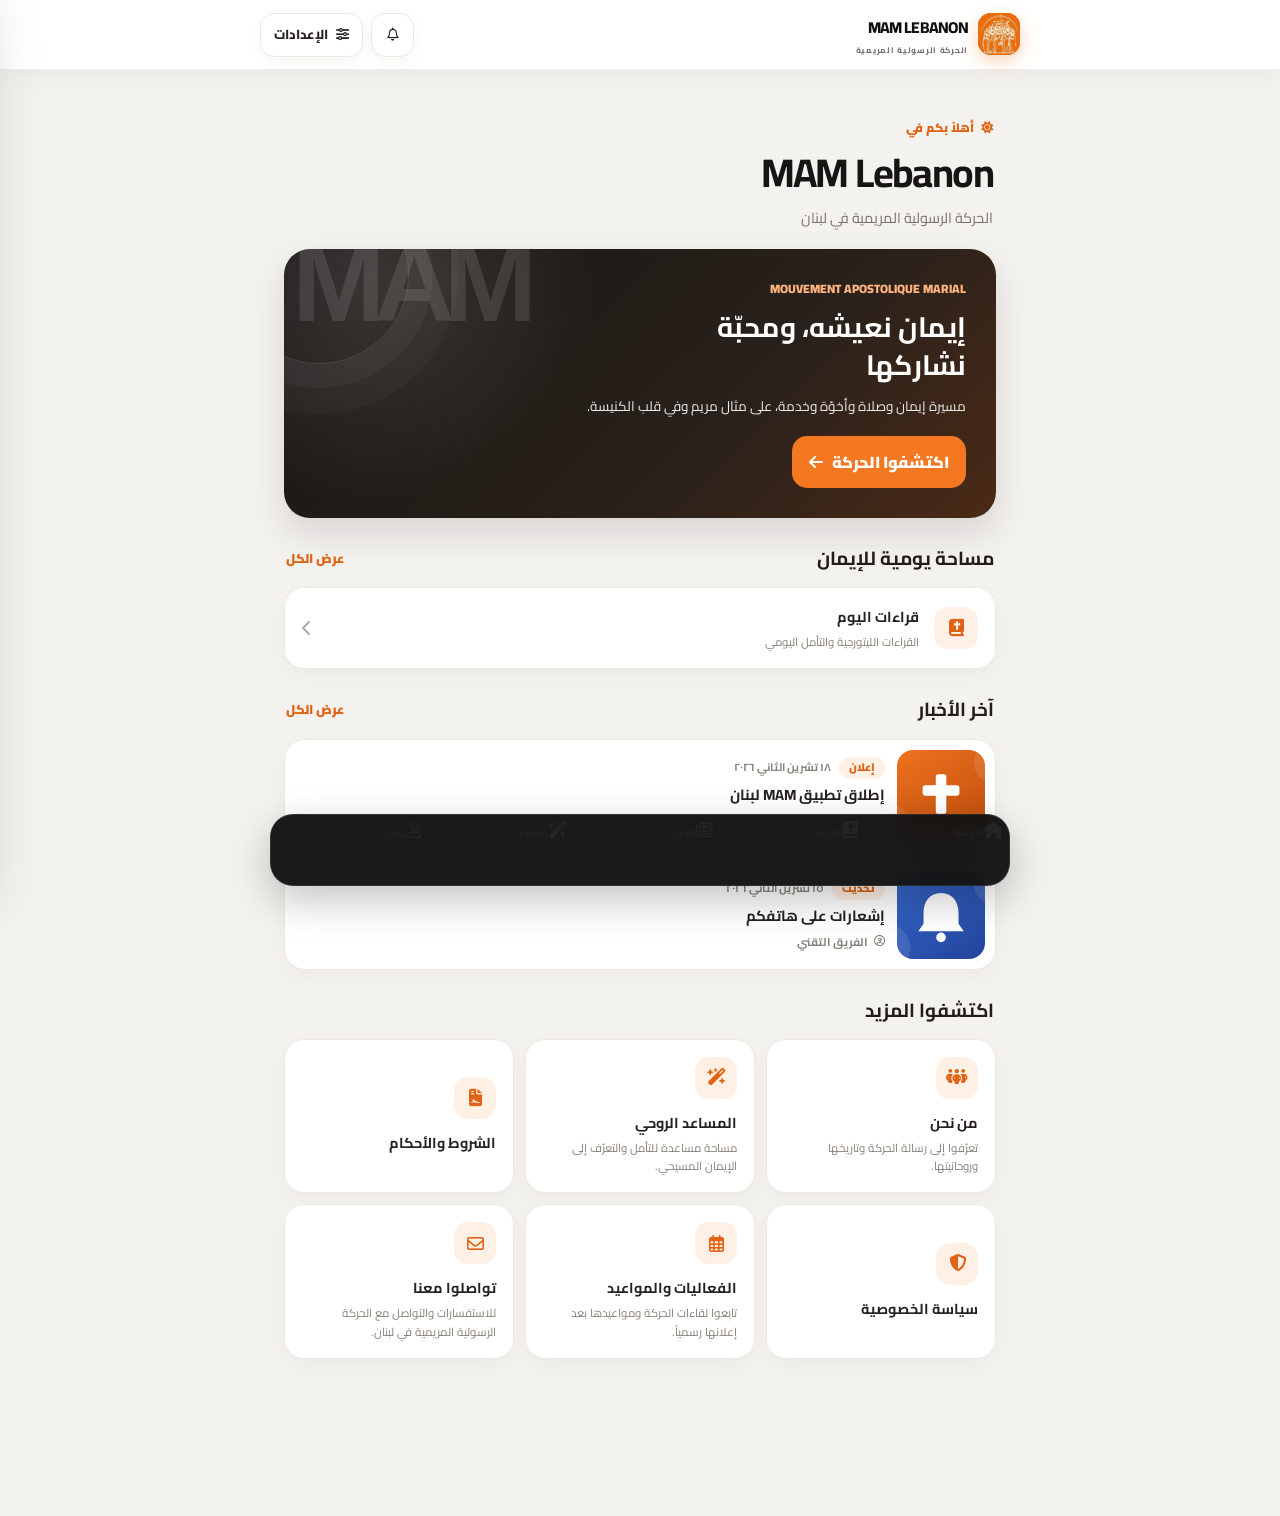
<file: index.html>
<!doctype html>
<html lang="ar" dir="rtl">
  <head>
    <meta charset="utf-8" />
    <meta
      name="viewport"
      content="width=device-width, initial-scale=1, viewport-fit=cover"
    />
    <meta name="theme-color" content="#f47721" />
    <meta
      name="description"
      content="الحركة الرسولية المريمية في لبنان – إيمان وصلاة وأخوّة وخدمة."
    />
    <title>الحركة الرسولية المريمية | لبنان</title>
    <link rel="manifest" href="./manifest.webmanifest" />
    <link rel="icon" href="./assets/icons/icon-192.png" />
    <link rel="apple-touch-icon" href="./assets/icons/apple-touch-icon.png" />
    <meta name="mobile-web-app-capable" content="yes" />
    <meta name="apple-mobile-web-app-capable" content="yes" />
    <meta name="apple-mobile-web-app-status-bar-style" content="default" />
    <link rel="preconnect" href="https://fonts.googleapis.com" />
    <link rel="preconnect" href="https://fonts.gstatic.com" crossorigin />
    <link
      href="https://fonts.googleapis.com/css2?family=Cairo:wght@400;500;600;700;800;900&display=swap"
      rel="stylesheet"
    />
    <link
      rel="stylesheet"
      href="https://cdnjs.cloudflare.com/ajax/libs/font-awesome/6.7.2/css/all.min.css"
    />
    <link rel="stylesheet" href="./assets/style.css" />
    <script>
      (function () {
        const settingsKey = "mamLebanonAppSettings";
        const firstLaunchKey = "mamLebanonArabicBootV2";
        try {
          const settings = JSON.parse(
            localStorage.getItem(settingsKey) || "{}",
          );
          if (!localStorage.getItem(firstLaunchKey)) {
            settings.language = "ar";
            localStorage.setItem(firstLaunchKey, "1");
            localStorage.setItem(settingsKey, JSON.stringify(settings));
          }
          const language = ["ar", "fr", "en"].includes(settings.language)
            ? settings.language
            : "ar";
          document.documentElement.lang = language;
          document.documentElement.dir = language === "ar" ? "rtl" : "ltr";
        } catch (error) {
          document.documentElement.lang = "ar";
          document.documentElement.dir = "rtl";
        }
      })();
    </script>
  </head>
  <body>
    <header class="site-header">
      <div class="container nav-wrap">
        <a
          class="brand"
          href="#home"
          data-page="home"
          aria-label="الصفحة الرئيسية"
        >
          <span class="brand-mark"
            ><img src="./assets/logo-mark.png" alt="" width="42" height="42"
          /></span>
          <span class="brand-copy"
            ><strong>MAM LEBANON</strong
            ><span>الحركة الرسولية المريمية</span></span
          >
        </a>
        <div class="nav-actions">
          <button
            class="settings-trigger"
            id="bellBtn"
            type="button"
            data-page="notifications"
            aria-label="الإشعارات"
            title="الإشعارات"
          >
            <i class="fa-regular fa-bell"></i>
          </button>
          <button
            class="settings-trigger"
            id="settingsOpen"
            type="button"
            aria-label="الإعدادات"
            title="الإعدادات"
          >
            <i class="fa-solid fa-sliders"></i><span>الإعدادات</span>
          </button>
        </div>
      </div>
    </header>

    <main id="mainContent"><div id="appRoot" aria-live="polite"></div></main>

    <nav class="mobile-nav" id="mobileNav" aria-label="التنقل الرئيسي">
      <a class="active" href="#home" data-page="home"
        ><i class="fa-solid fa-house"></i><span>الرئيسية</span></a
      >
      <a href="#readings" data-page="readings"
        ><i class="fa-solid fa-book-bible"></i><span>القراءات</span></a
      >
      <a href="#news" data-page="news"
        ><i class="fa-regular fa-newspaper"></i><span>الأخبار</span></a
      >
      <a href="#ai" data-page="ai"
        ><i class="fa-solid fa-wand-magic-sparkles"></i><span>المساعد</span></a
      >
      <a href="#profile" data-page="profile"
        ><i class="fa-regular fa-user"></i><span>حسابي</span></a
      >
    </nav>

    <div
      class="settings-backdrop"
      id="settingsBackdrop"
      aria-hidden="true"
    ></div>
    <aside
      class="settings-panel"
      id="settingsPanel"
      aria-label="إعدادات التطبيق"
      aria-hidden="true"
    >
      <div class="settings-head">
        <div>
          <span class="settings-kicker">MAM LEBANON</span>
          <h2>إعدادات التطبيق</h2>
          <p>خصّص تجربتك واحفظ تفضيلاتك على هذا الجهاز.</p>
        </div>
        <button
          class="settings-close"
          id="settingsClose"
          type="button"
          aria-label="إغلاق الإعدادات"
        >
          <i class="fa-solid fa-xmark"></i>
        </button>
      </div>
      <div class="setting-group">
        <label><i class="fa-solid fa-language"></i> لغة التطبيق</label>
        <div class="language-options" role="group" aria-label="لغة التطبيق">
          <button type="button" class="language-option" data-language="ar">
            العربية</button
          ><button type="button" class="language-option" data-language="fr">
            Français</button
          ><button type="button" class="language-option" data-language="en">
            English
          </button>
        </div>
        <small id="languageHint"
          >اختر لغة التطبيق. سيتغيّر اتجاه الواجهة تلقائياً.</small
        >
      </div>
      <div class="setting-group">
        <div class="setting-label">
          <label for="fontSizeRange"
            ><i class="fa-solid fa-text-height"></i> حجم الخط</label
          ><output id="fontSizeValue">100%</output>
        </div>
        <input
          id="fontSizeRange"
          type="range"
          min="85"
          max="125"
          step="5"
          value="100"
        />
        <div class="range-ends"><span>أصغر</span><span>أكبر</span></div>
      </div>
      <div class="setting-group setting-switch">
        <div>
          <strong><i class="fa-solid fa-moon"></i> الوضع الداكن</strong
          ><small>مظهر داكن مريح للعين.</small>
        </div>
        <label class="switch"
          ><input type="checkbox" id="darkModeToggle" /><span></span
        ></label>
      </div>
      <div class="setting-group setting-switch">
        <div>
          <strong><i class="fa-solid fa-eye"></i> تباين أعلى</strong
          ><small>زيادة وضوح النصوص والعناصر.</small>
        </div>
        <label class="switch"
          ><input type="checkbox" id="contrastToggle" /><span></span
        ></label>
      </div>
      <div class="setting-group setting-switch">
        <div>
          <strong
            ><i class="fa-solid fa-wand-magic-sparkles"></i> تقليل
            الحركة</strong
          ><small>إيقاف الحركات والانتقالات غير الضرورية.</small>
        </div>
        <label class="switch"
          ><input type="checkbox" id="motionToggle" /><span></span
        ></label>
      </div>
      <button class="settings-reset" id="settingsReset" type="button">
        <i class="fa-solid fa-rotate-left"></i> استعادة الإعدادات الافتراضية
      </button>
      <p class="settings-saved">
        <i class="fa-solid fa-shield-halved"></i> تُحفظ الإعدادات تلقائياً على
        جهازك باستخدام التخزين المحلي.
      </p>
    </aside>

    <script src="./assets/app.js" defer></script>
  </body>
</html>
</file>
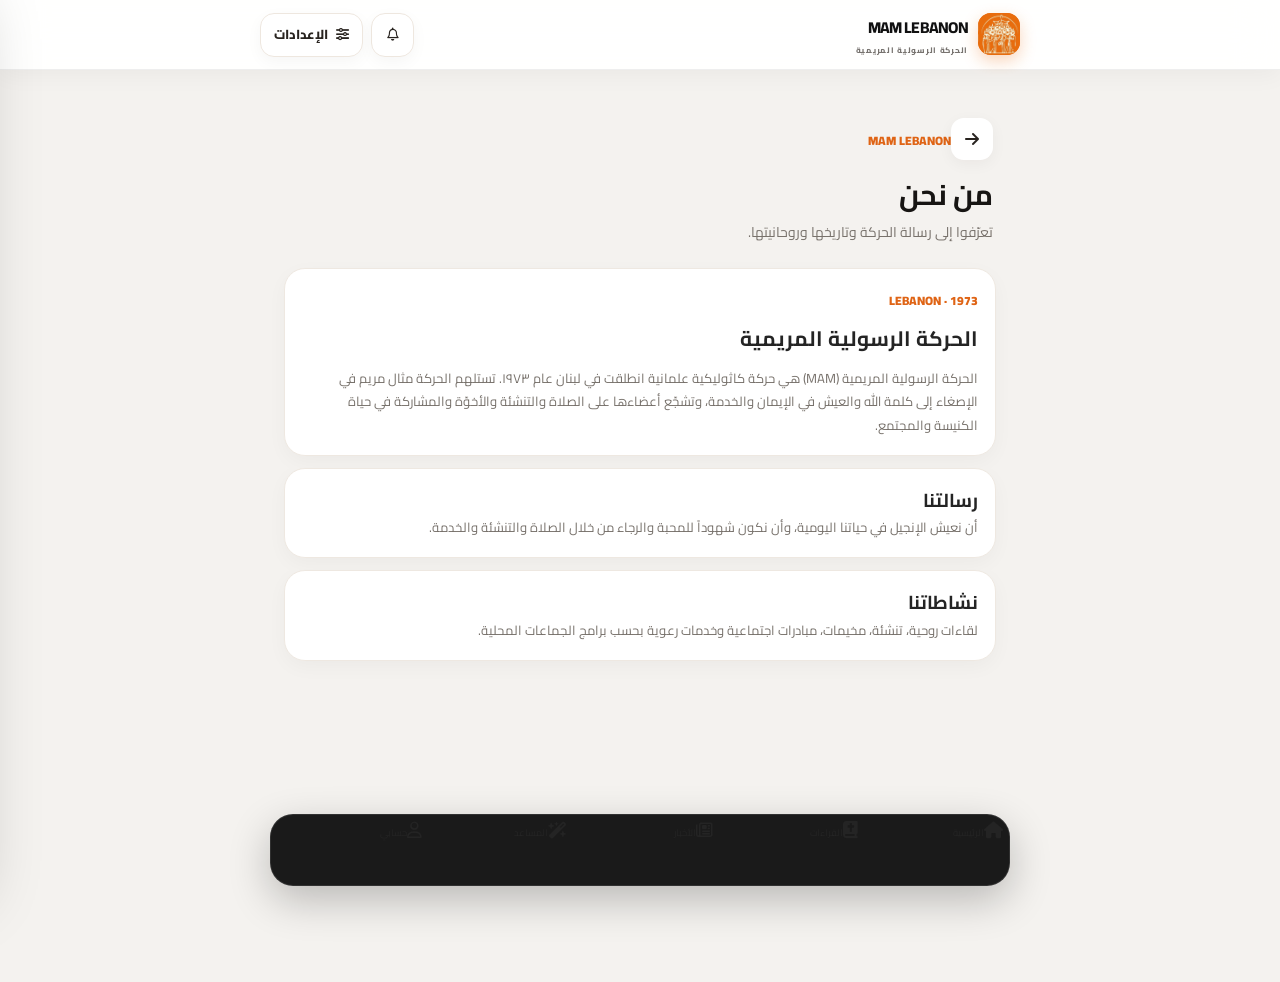
<file: pages/about.html>
<!doctype html><html lang="ar" dir="rtl"><head><meta charset="utf-8"><meta name="viewport" content="width=device-width,initial-scale=1"><meta http-equiv="refresh" content="0;url=../index.html#about"><title>من نحن | MAM لبنان</title><script>location.replace('../index.html#about')</script></head><body><a href="../index.html#about">فتح التطبيق</a></body></html>
</file>
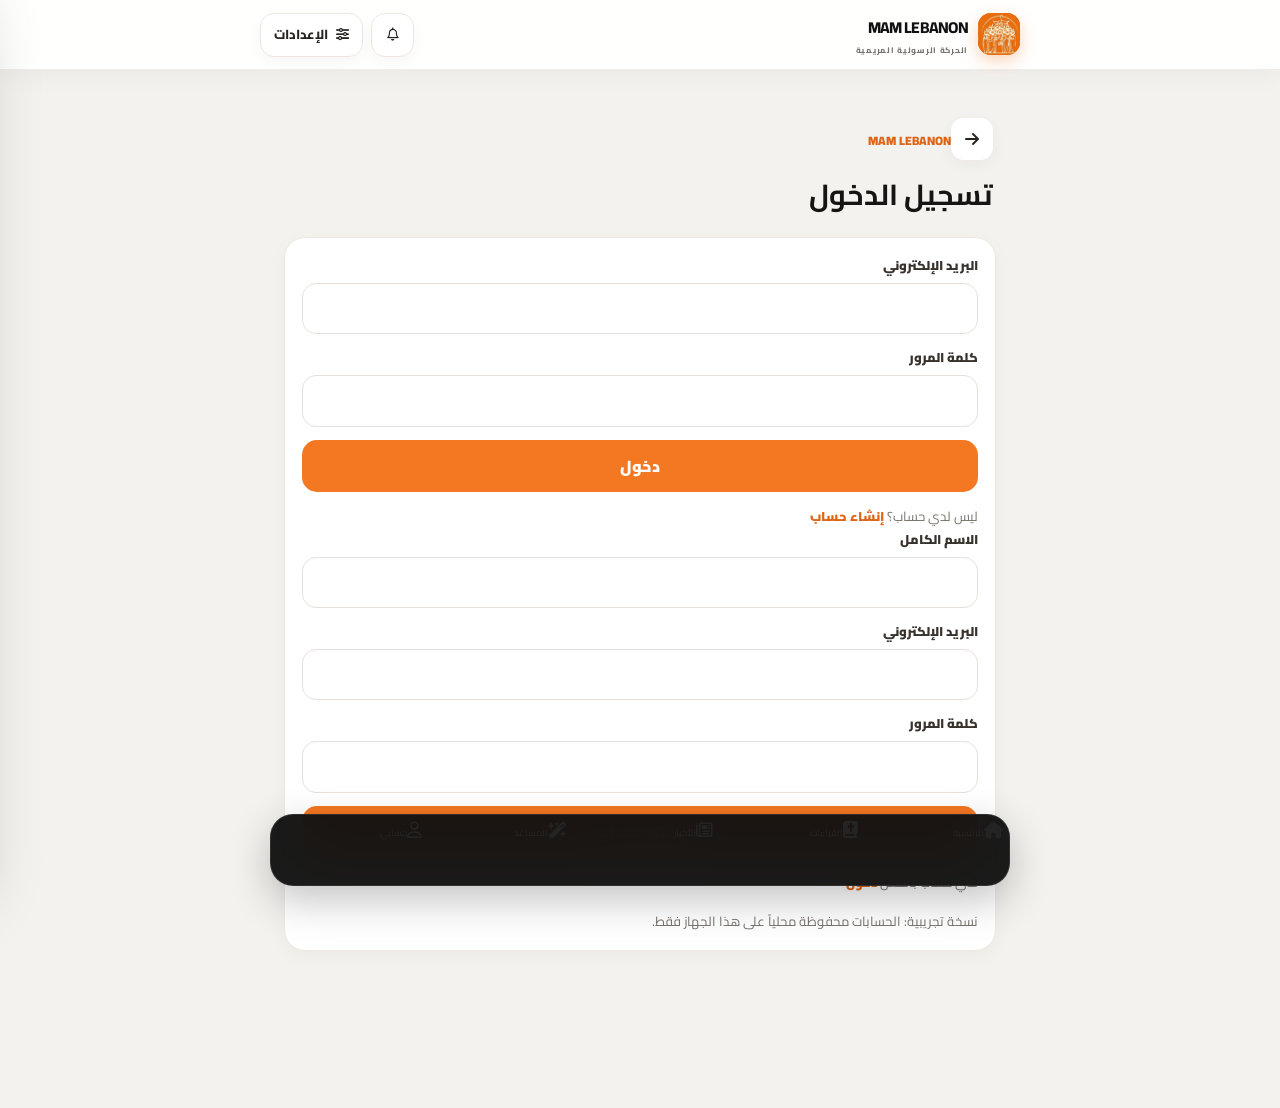
<file: pages/account.html>
<!doctype html><html lang="ar" dir="rtl"><head><meta charset="utf-8"><meta name="viewport" content="width=device-width,initial-scale=1"><meta http-equiv="refresh" content="0;url=../index.html#account"><title>إعدادات الحساب | MAM لبنان</title><script>location.replace('../index.html#account')</script></head><body><a href="../index.html#account">فتح التطبيق</a></body></html>
</file>
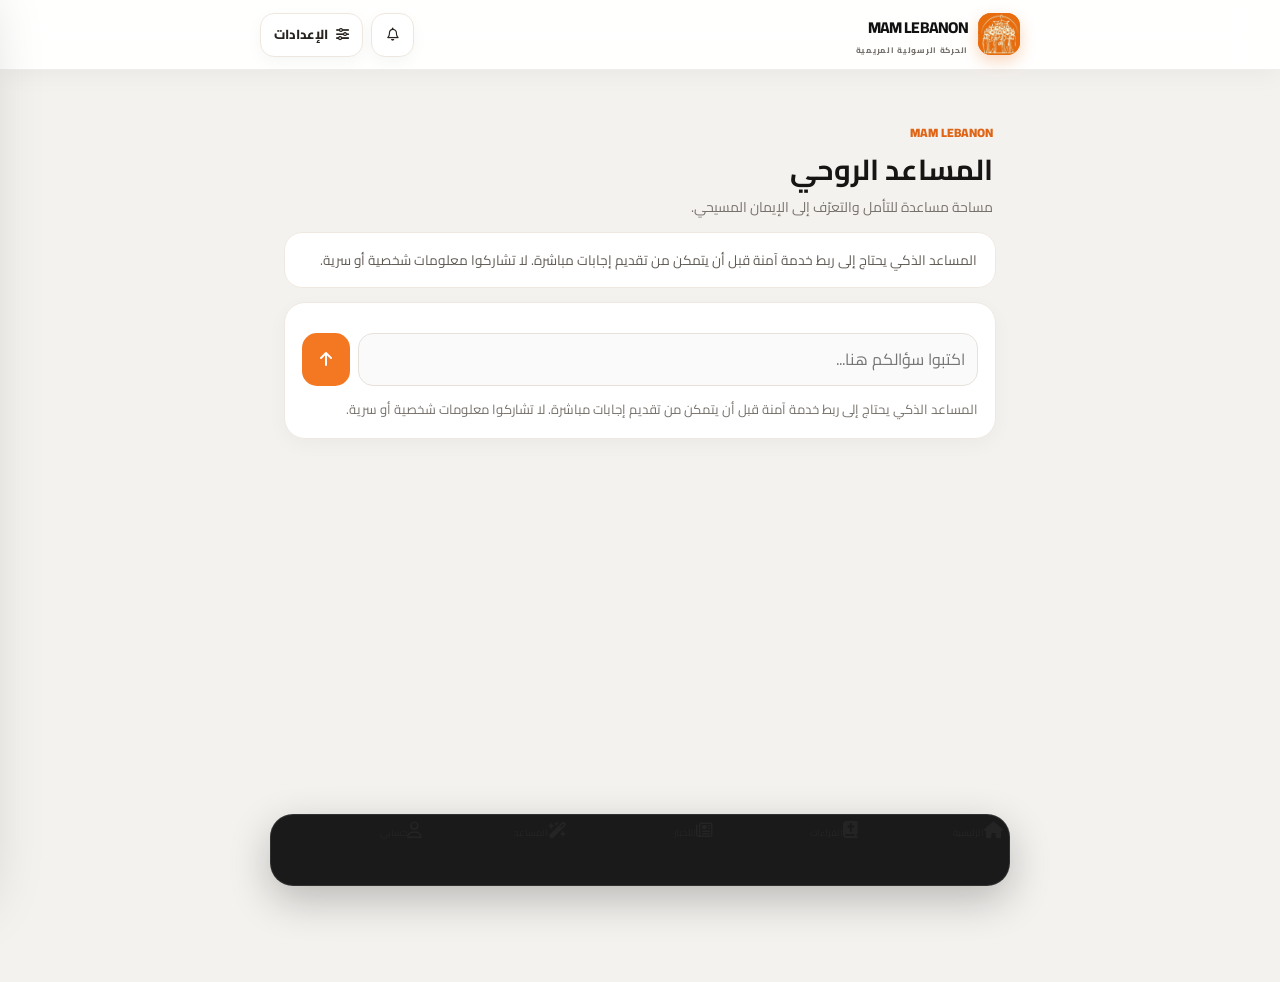
<file: pages/ai.html>
<!doctype html><html lang="ar" dir="rtl"><head><meta charset="utf-8"><meta name="viewport" content="width=device-width,initial-scale=1"><meta http-equiv="refresh" content="0;url=../index.html#ai"><title>المساعد الروحي | MAM لبنان</title><script>location.replace('../index.html#ai')</script></head><body><a href="../index.html#ai">فتح التطبيق</a></body></html>
</file>
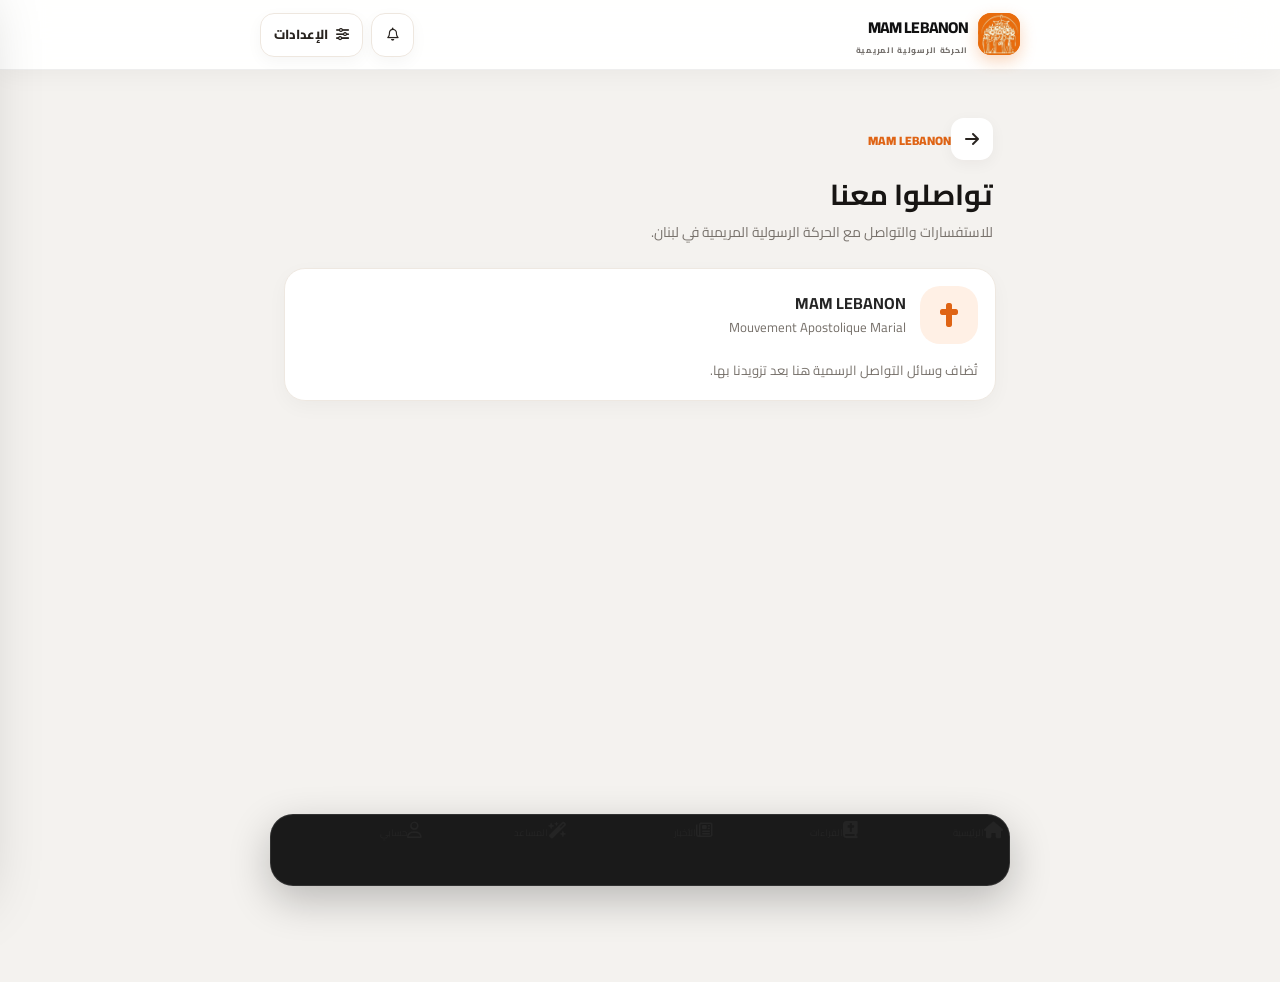
<file: pages/contact.html>
<!doctype html><html lang="ar" dir="rtl"><head><meta charset="utf-8"><meta name="viewport" content="width=device-width,initial-scale=1"><meta http-equiv="refresh" content="0;url=../index.html#contact"><title>تواصلوا معنا | MAM لبنان</title><script>location.replace('../index.html#contact')</script></head><body><a href="../index.html#contact">فتح التطبيق</a></body></html>
</file>
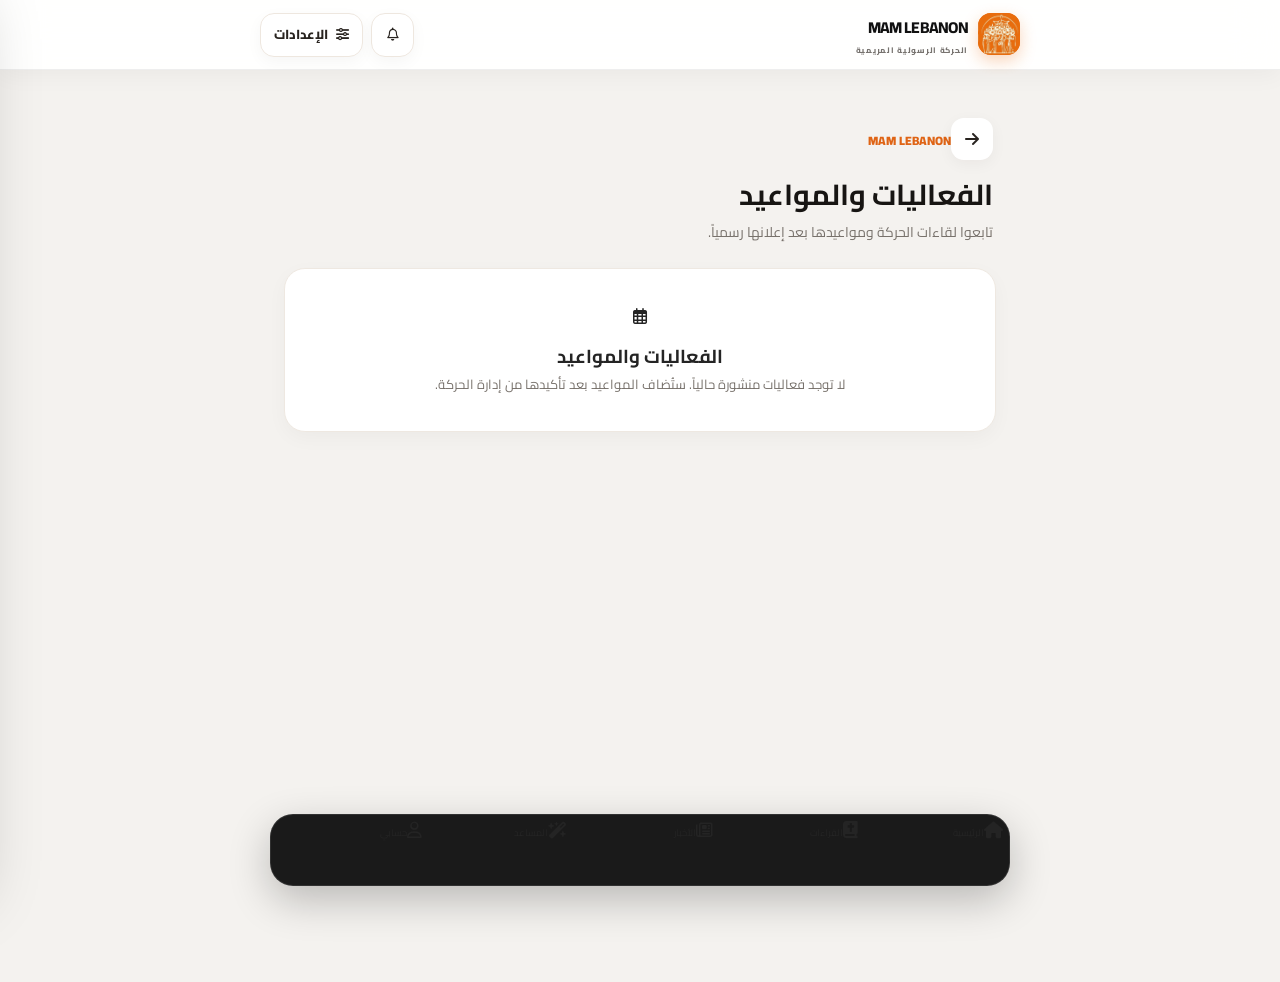
<file: pages/events.html>
<!doctype html><html lang="ar" dir="rtl"><head><meta charset="utf-8"><meta name="viewport" content="width=device-width,initial-scale=1"><meta http-equiv="refresh" content="0;url=../index.html#events"><title>الفعاليات والمواعيد | MAM لبنان</title><script>location.replace('../index.html#events')</script></head><body><a href="../index.html#events">فتح التطبيق</a></body></html>
</file>
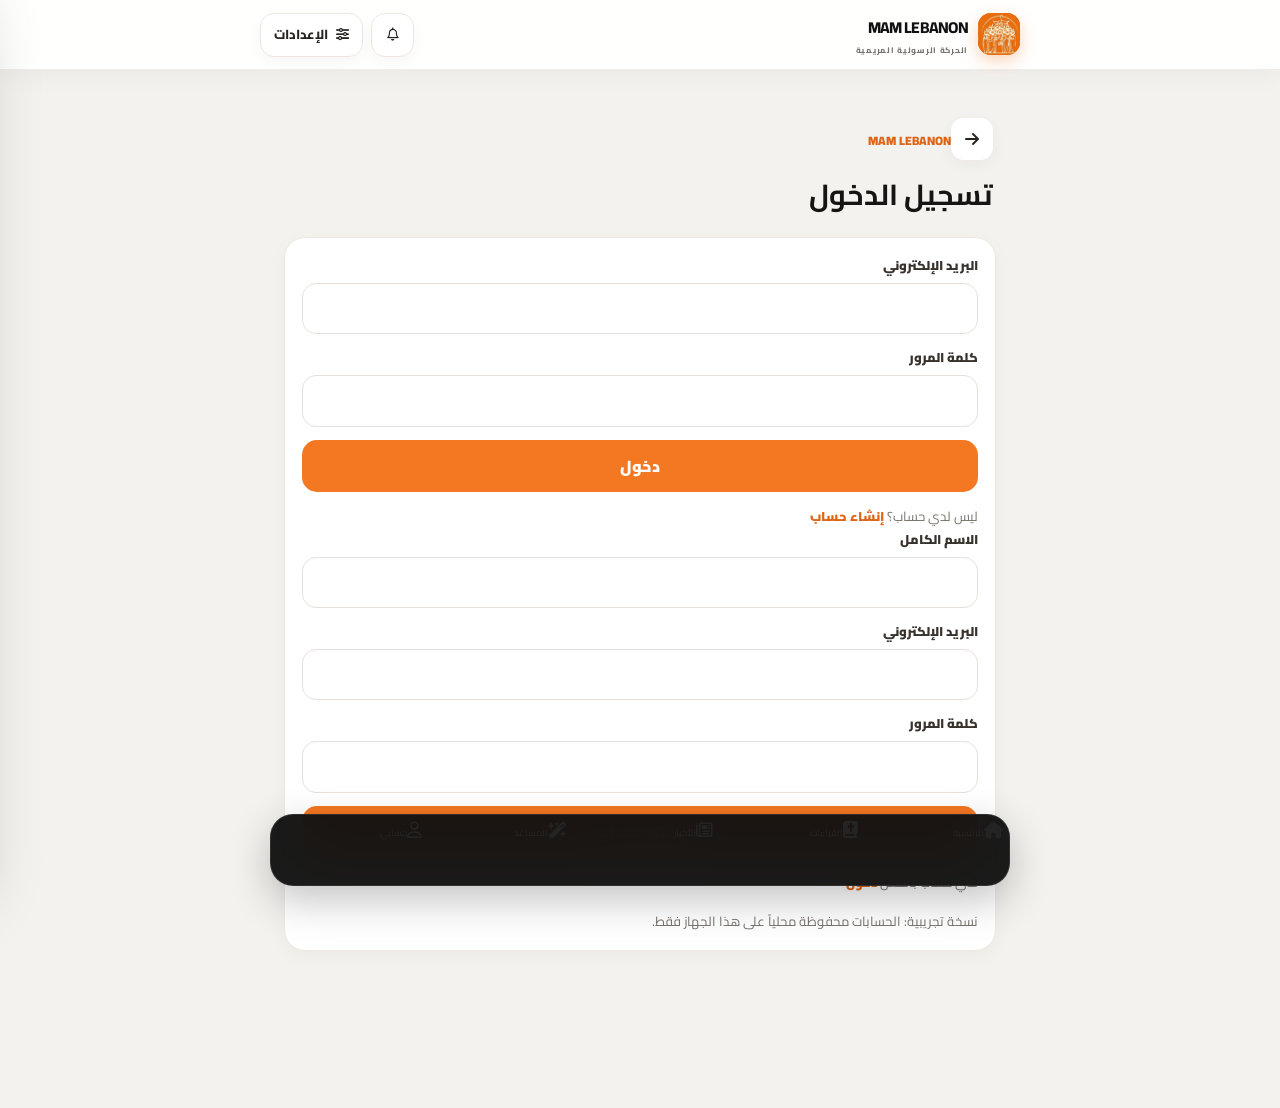
<file: pages/login.html>
<!doctype html><html lang="ar" dir="rtl"><head><meta charset="utf-8"><meta name="viewport" content="width=device-width,initial-scale=1"><meta http-equiv="refresh" content="0;url=../index.html#login"><title>تسجيل الدخول | MAM لبنان</title><script>location.replace('../index.html#login')</script></head><body><a href="../index.html#login">فتح التطبيق</a></body></html>
</file>
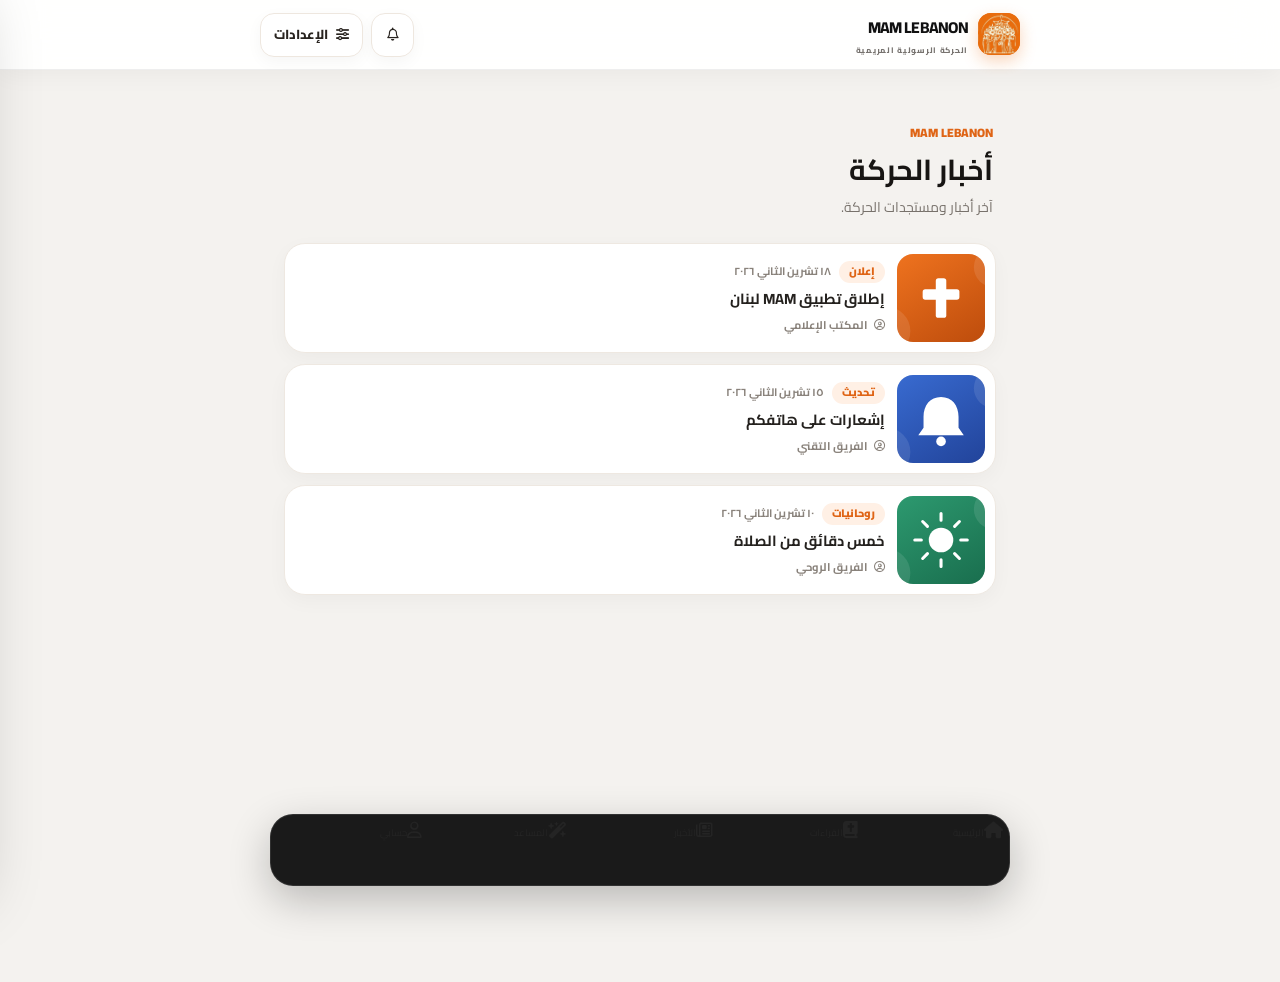
<file: pages/news.html>
<!doctype html><html lang="ar" dir="rtl"><head><meta charset="utf-8"><meta name="viewport" content="width=device-width,initial-scale=1"><meta http-equiv="refresh" content="0;url=../index.html#news"><title>أخبار الحركة | MAM لبنان</title><script>location.replace('../index.html#news')</script></head><body><a href="../index.html#news">فتح التطبيق</a></body></html>
</file>
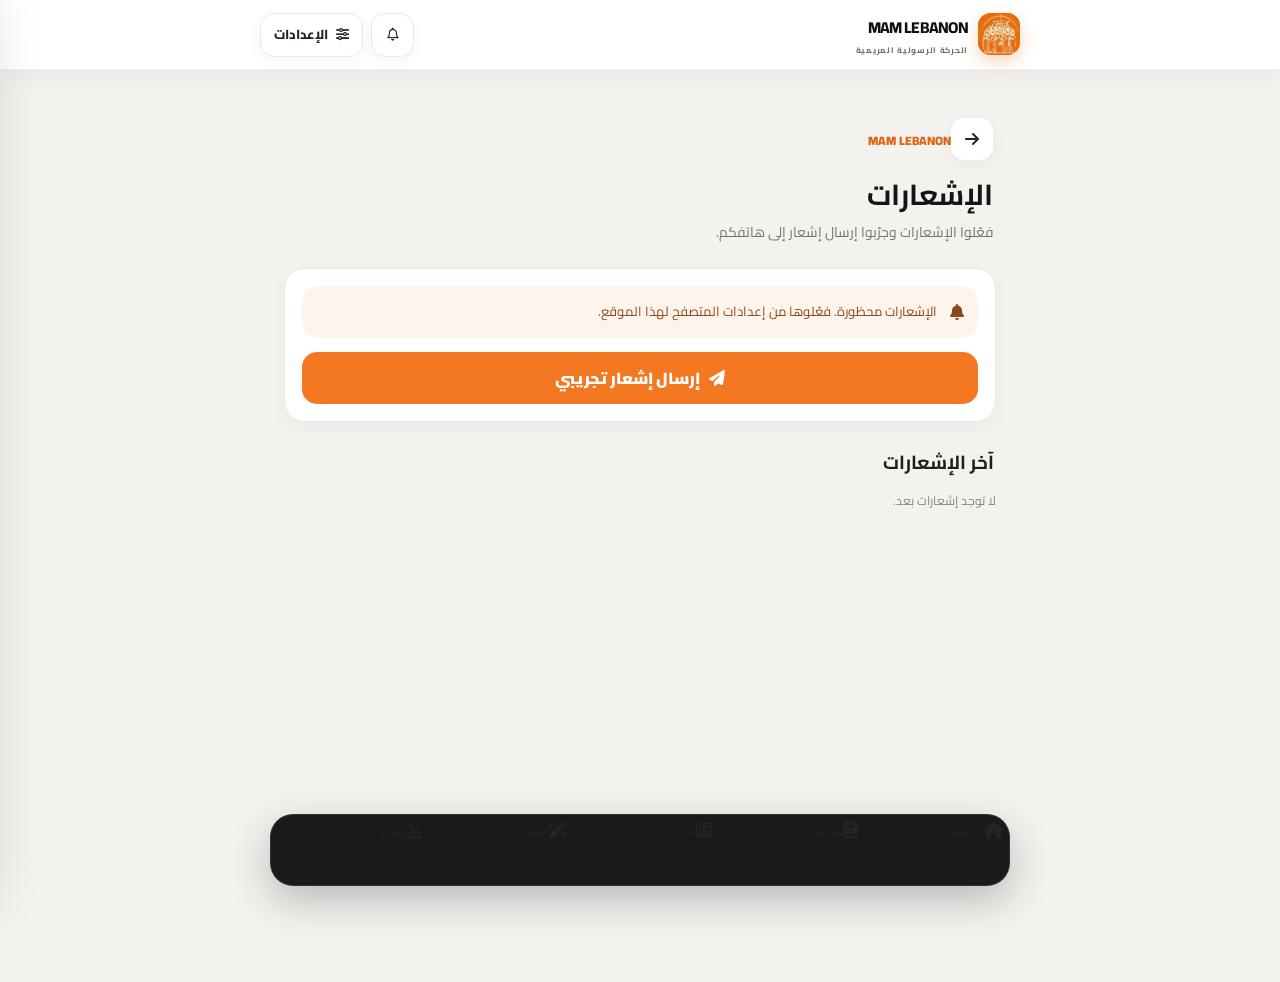
<file: pages/notifications.html>
<!doctype html><html lang="ar" dir="rtl"><head><meta charset="utf-8"><meta name="viewport" content="width=device-width,initial-scale=1"><meta http-equiv="refresh" content="0;url=../index.html#notifications"><title>الإشعارات | MAM لبنان</title><script>location.replace('../index.html#notifications')</script></head><body><a href="../index.html#notifications">فتح التطبيق</a></body></html>
</file>
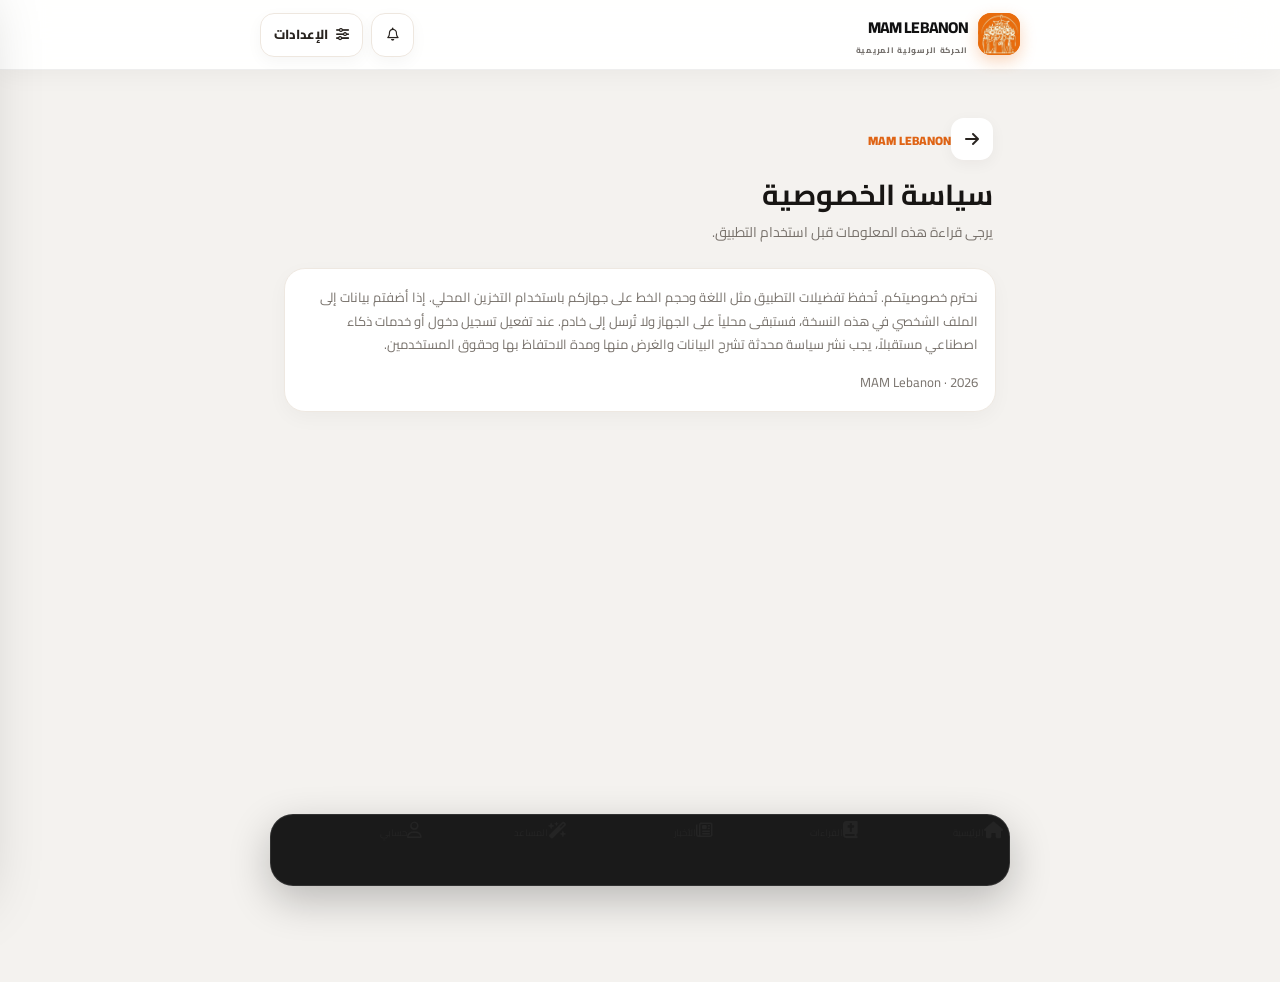
<file: pages/privacy.html>
<!doctype html><html lang="ar" dir="rtl"><head><meta charset="utf-8"><meta name="viewport" content="width=device-width,initial-scale=1"><meta http-equiv="refresh" content="0;url=../index.html#privacy"><title>سياسة الخصوصية | MAM لبنان</title><script>location.replace('../index.html#privacy')</script></head><body><a href="../index.html#privacy">فتح التطبيق</a></body></html>
</file>
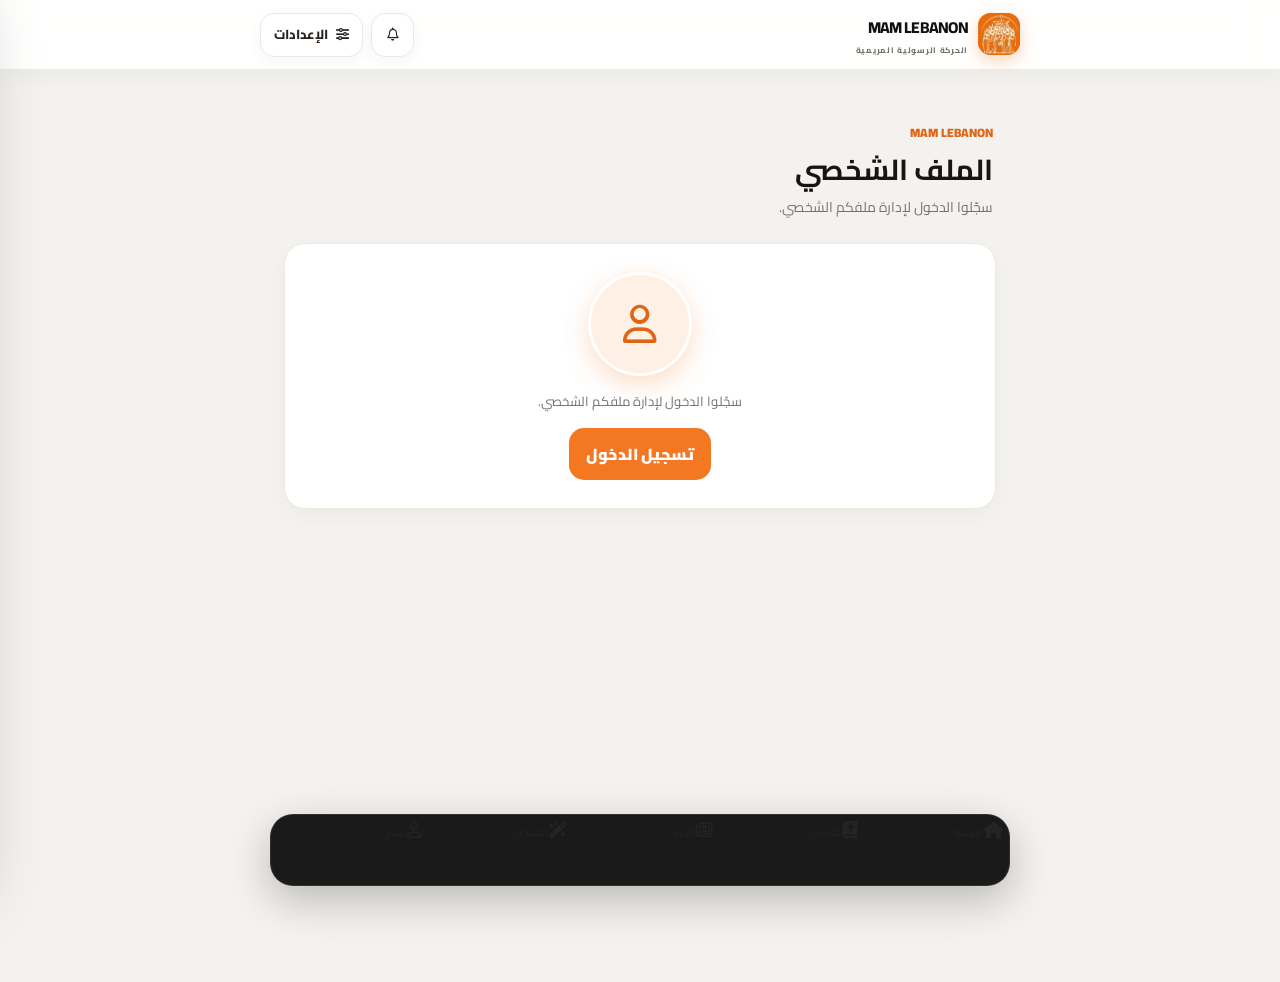
<file: pages/profile.html>
<!doctype html><html lang="ar" dir="rtl"><head><meta charset="utf-8"><meta name="viewport" content="width=device-width,initial-scale=1"><meta http-equiv="refresh" content="0;url=../index.html#profile"><title>حسابي | MAM لبنان</title><script>location.replace('../index.html#profile')</script></head><body><a href="../index.html#profile">فتح التطبيق</a></body></html>
</file>
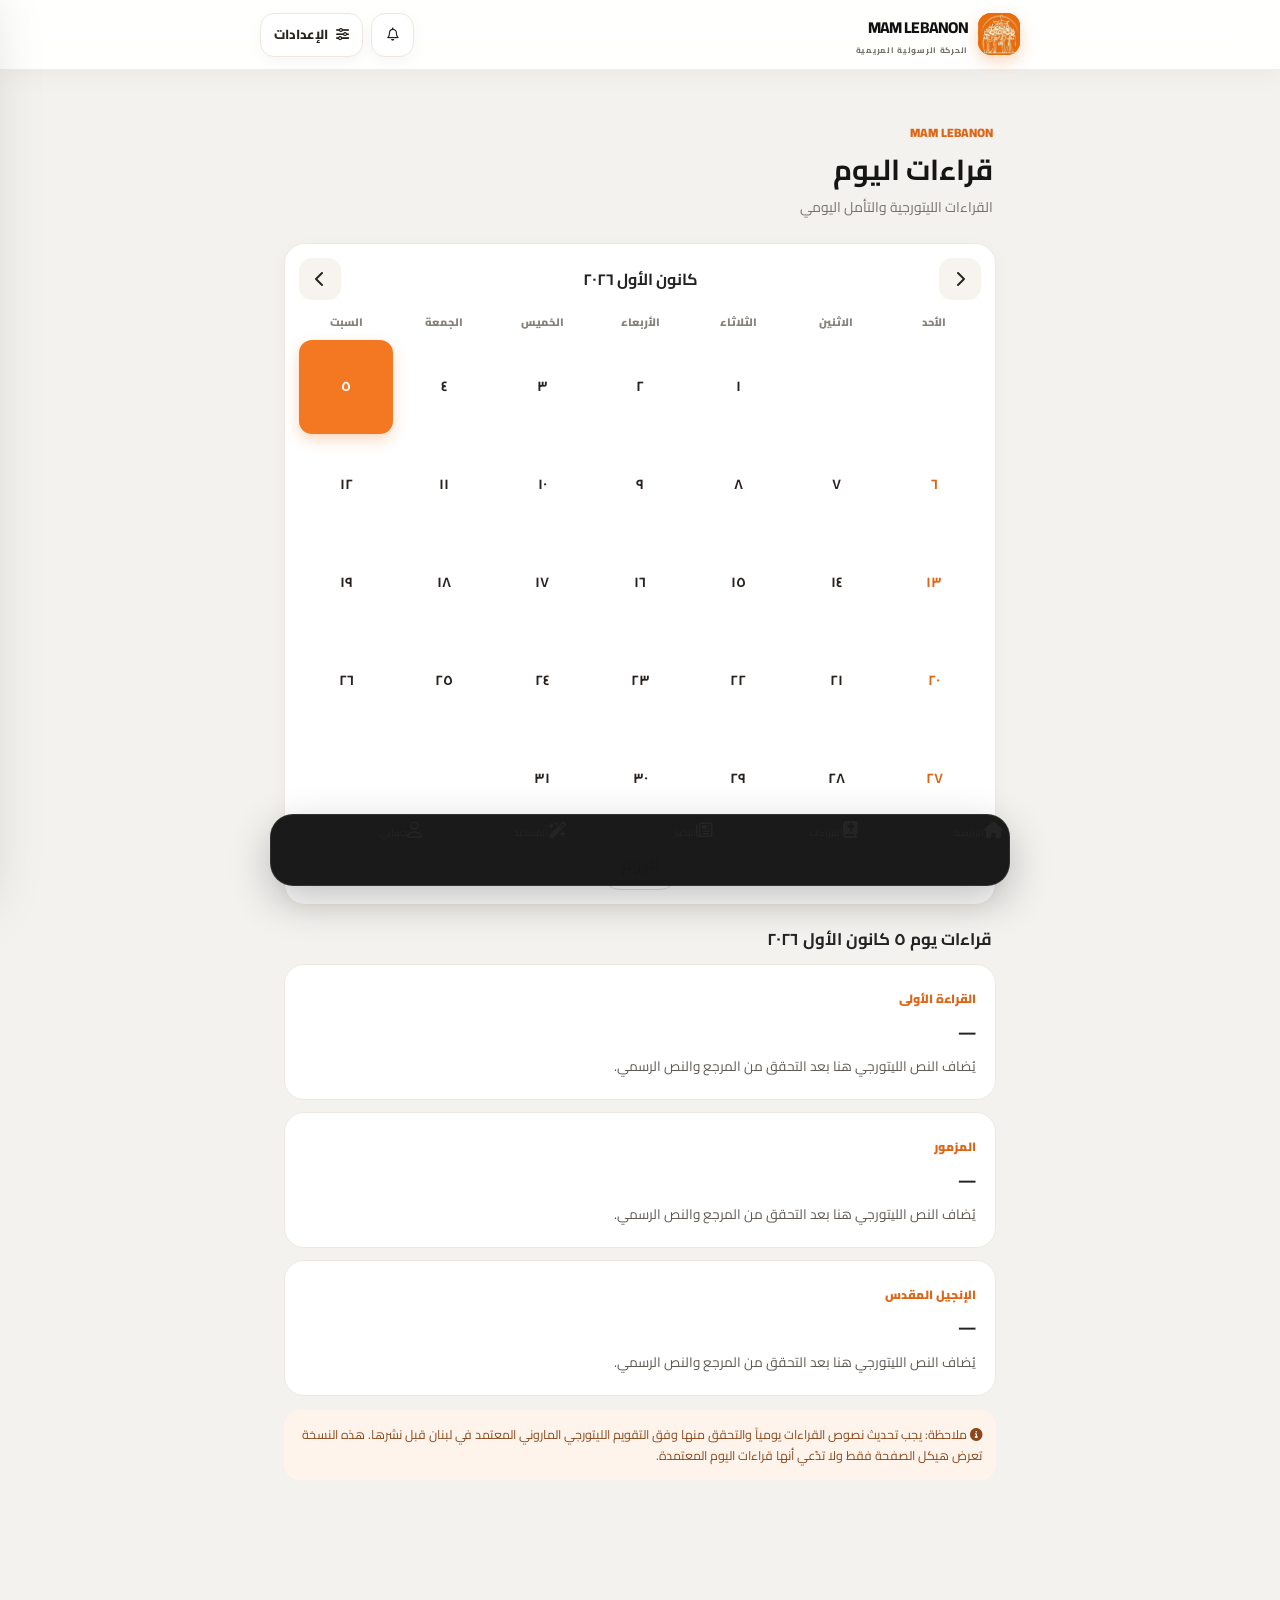
<file: pages/readings.html>
<!doctype html><html lang="ar" dir="rtl"><head><meta charset="utf-8"><meta name="viewport" content="width=device-width,initial-scale=1"><meta http-equiv="refresh" content="0;url=../index.html#readings"><title>قراءات اليوم | MAM لبنان</title><script>location.replace('../index.html#readings')</script></head><body><a href="../index.html#readings">فتح التطبيق</a></body></html>
</file>
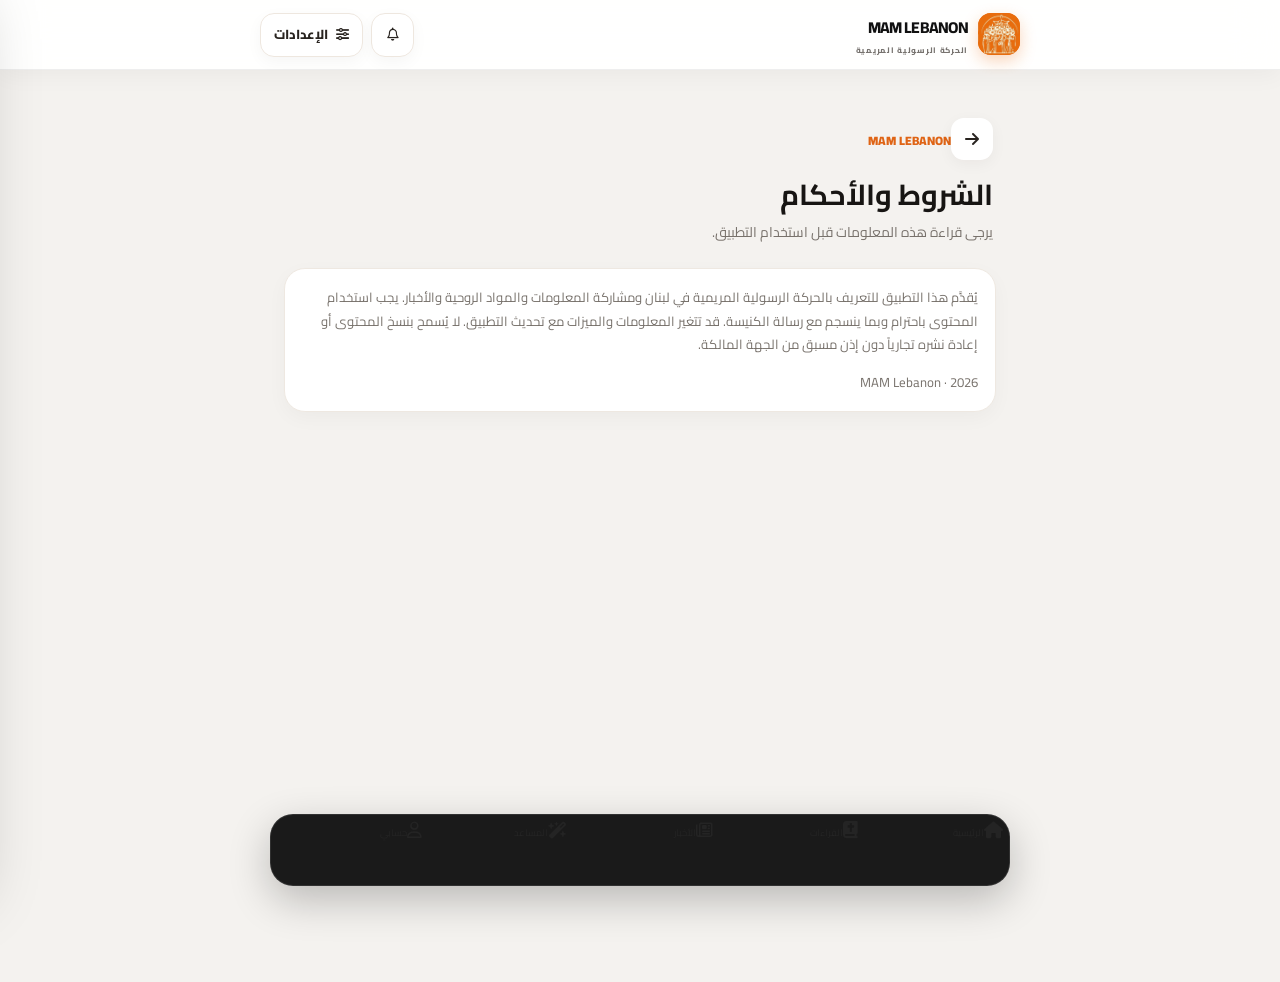
<file: pages/terms.html>
<!doctype html><html lang="ar" dir="rtl"><head><meta charset="utf-8"><meta name="viewport" content="width=device-width,initial-scale=1"><meta http-equiv="refresh" content="0;url=../index.html#terms"><title>الشروط والأحكام | MAM لبنان</title><script>location.replace('../index.html#terms')</script></head><body><a href="../index.html#terms">فتح التطبيق</a></body></html>
</file>
<file: assets/style.css>
:root{--orange:#f47721;--orange-dark:#df6415;--black:#111111;--ink:#242424;--muted:#77736f;--paper:#fff;--soft:#f7f5f2;--line:#eae6e1;--radius:26px;--shadow:0 18px 55px rgba(25,20,15,.09);--nav-height:76px;--max:1180px}
    *{box-sizing:border-box;margin:0;padding:0}
    html{scroll-behavior:smooth;scroll-padding-top:100px}
    body{font-family:'DM Sans',sans-serif;color:var(--ink);background:var(--paper);line-height:1.65;overflow-x:hidden;-webkit-font-smoothing:antialiased}
    body.menu-open{overflow:hidden}
    a{color:inherit;text-decoration:none}
    button{font:inherit}
    img{display:block;width:100%;object-fit:cover}
    .container{width:min(var(--max),calc(100% - 48px));margin:auto}
    .eyebrow{display:inline-flex;align-items:center;gap:10px;color:var(--orange-dark);font-size:.75rem;font-weight:800;letter-spacing:.16em;text-transform:uppercase}
    .eyebrow:before{content:"";width:25px;height:2px;background:var(--orange)}
    .section{padding:112px 0}
    .section-heading{max-width:690px;margin-bottom:48px}
    .section-heading h2{font:800 clamp(2.3rem,5vw,4rem)/1.08 'Manrope',sans-serif;letter-spacing:-.055em;color:var(--black);margin:18px 0}
    .section-heading p{font-size:1.05rem;color:var(--muted);max-width:590px}
    .btn{display:inline-flex;align-items:center;justify-content:center;gap:11px;min-height:52px;padding:0 23px;border-radius:999px;border:1px solid transparent;font-weight:800;font-size:.9rem;transition:.25s ease;cursor:pointer}
    .btn-primary{background:var(--orange);color:white;box-shadow:0 10px 25px rgba(244,119,33,.22)}
    .btn-primary:hover{background:var(--orange-dark);transform:translateY(-3px);box-shadow:0 14px 30px rgba(244,119,33,.28)}
    .btn-dark{background:var(--black);color:white}.btn-dark:hover{background:#333;transform:translateY(-3px)}
    .btn-outline{border-color:rgba(255,255,255,.42);color:white;background:rgba(255,255,255,.08)}.btn-outline:hover{background:white;color:var(--black)}
    .topbar{height:36px;background:var(--black);color:#ddd;font-size:.73rem;letter-spacing:.03em}
    .topbar .container{height:100%;display:flex;align-items:center;justify-content:space-between}
    .topbar-left,.topbar-right{display:flex;align-items:center;gap:20px}.topbar i{color:var(--orange);margin-right:6px}
    .site-header{height:var(--nav-height);position:sticky;top:0;z-index:1000;background:rgba(255,255,255,.92);backdrop-filter:blur(18px);border-bottom:1px solid rgba(20,20,20,.06)}
    .nav-wrap{height:100%;display:flex;align-items:center;justify-content:space-between;gap:30px}
    .brand{display:flex;align-items:center;gap:12px;min-width:190px}
    .brand-mark{height:43px;width:43px;border-radius:14px;background:var(--orange);display:grid;place-items:center;color:white;font-size:1.12rem;box-shadow:0 7px 18px rgba(244,119,33,.25)}
    .brand-copy{display:flex;flex-direction:column;line-height:1.05}.brand-copy strong{font:800 1.08rem 'Manrope',sans-serif;letter-spacing:-.045em;color:var(--black)}.brand-copy span{font-size:.62rem;font-weight:800;letter-spacing:.18em;color:var(--muted);margin-top:5px}
    .desktop-nav{display:flex;align-items:center;gap:clamp(18px,2.5vw,34px)}
    .desktop-nav a{font-size:.84rem;font-weight:700;color:#56524e;position:relative;padding:10px 0;transition:.2s}
    .desktop-nav a:after{content:"";position:absolute;left:0;bottom:2px;width:0;height:2px;background:var(--orange);transition:.25s}.desktop-nav a:hover,.desktop-nav a.active{color:var(--black)}.desktop-nav a:hover:after,.desktop-nav a.active:after{width:100%}
    .nav-actions{display:flex;align-items:center;gap:12px}.nav-actions .btn{min-height:44px;padding:0 19px;font-size:.82rem}
    .menu-toggle{display:none;width:46px;height:46px;border:0;border-radius:15px;background:var(--soft);color:var(--black);font-size:1.1rem;cursor:pointer}.hero .eyebrow{color:#ffad72}.hero h1{font:800 clamp(3.4rem,8vw,6.9rem)/.99 'Manrope',sans-serif;letter-spacing:-.075em;margin:25px 0 25px}.hero h1 span{color:var(--orange)}.hero-note i{color:var(--orange);font-size:1.1rem}.hero-scroll:after{content:"";height:54px;width:1px;background:var(--orange)}
    .intro-grid{display:grid;grid-template-columns:1fr 1fr;gap:90px;align-items:center}
    .intro-visual{position:relative;padding:0 38px 38px 0}.intro-visual img{height:520px;border-radius:var(--radius);box-shadow:var(--shadow)}
    .intro-visual:after{content:"";position:absolute;right:0;bottom:0;width:58%;height:52%;border:10px solid var(--orange);border-radius:var(--radius);z-index:-1}
    .image-tag{position:absolute;left:-22px;bottom:65px;background:white;padding:18px 22px;border-radius:17px;box-shadow:var(--shadow);display:flex;align-items:center;gap:13px}.image-tag i{width:42px;height:42px;border-radius:13px;display:grid;place-items:center;background:#fff0e5;color:var(--orange);font-size:1.1rem}.image-tag strong{display:block;font:800 1.2rem 'Manrope';color:var(--black)}.image-tag span{font-size:.7rem;color:var(--muted)}
    .intro-copy h2{font:800 clamp(2.4rem,4.6vw,4.2rem)/1.08 'Manrope';letter-spacing:-.06em;color:var(--black);margin:18px 0 24px}.intro-copy h2 span{color:var(--orange)}.intro-copy p{color:var(--muted);margin-bottom:17px}.intro-copy .btn{margin-top:14px}
    .facts-strip{background:var(--soft);padding:38px 0}.facts-grid{display:grid;grid-template-columns:repeat(3,1fr);gap:25px}.fact{display:flex;align-items:center;gap:17px;padding:10px 25px;border-right:1px solid #e6e0da}.fact:last-child{border:0}.fact-icon{width:48px;height:48px;flex:0 0 48px;border-radius:16px;background:white;color:var(--orange);display:grid;place-items:center;font-size:1.15rem}.fact strong{display:block;color:var(--black);font:800 1rem 'Manrope'}.fact span{font-size:.78rem;color:var(--muted)}
    .pillars{background:#111;color:white;position:relative;overflow:hidden}.pillars:before{content:"MAM";position:absolute;right:-25px;top:30px;font:800 clamp(9rem,24vw,23rem)/1 'Manrope';letter-spacing:-.1em;color:rgba(255,255,255,.025);pointer-events:none}.pillars .section-heading h2{color:white}.pillars .section-heading p{color:#a7a19b}.pillars .eyebrow{color:#ffad72}.pillar-grid{display:grid;grid-template-columns:repeat(4,1fr);gap:15px;position:relative}
    .pillar-card{min-height:270px;padding:29px 25px;border:1px solid rgba(255,255,255,.12);border-radius:22px;background:rgba(255,255,255,.035);transition:.3s}.pillar-card:hover{transform:translateY(-8px);background:rgba(244,119,33,.1);border-color:rgba(244,119,33,.5)}.pillar-icon{height:52px;width:52px;border-radius:17px;background:rgba(244,119,33,.14);color:#ff984f;display:grid;place-items:center;font-size:1.25rem;margin-bottom:30px}.pillar-card h3{font:800 1.15rem 'Manrope';margin-bottom:12px}.pillar-card p{font-size:.86rem;color:#aaa39d;line-height:1.75}
    .activities{background:var(--soft)}.activity-grid{display:grid;grid-template-columns:1.15fr .85fr .85fr;gap:18px}.activity-card{position:relative;min-height:390px;border-radius:24px;overflow:hidden;background:#28231f;color:white;isolation:isolate}.activity-card:before{content:"";position:absolute;inset:0;background:linear-gradient(0deg,rgba(0,0,0,.84),rgba(0,0,0,.04) 75%);z-index:-1}.activity-card img{position:absolute;inset:0;height:100%;z-index:-2;transition:transform .7s}.activity-card:hover img{transform:scale(1.06)}.activity-card-content{position:absolute;left:26px;right:26px;bottom:27px}.activity-card small{font-size:.68rem;text-transform:uppercase;letter-spacing:.15em;color:#ffb27c;font-weight:800}.activity-card h3{font:800 1.55rem 'Manrope';margin:8px 0}.activity-card p{font-size:.83rem;color:rgba(255,255,255,.76);max-width:340px}
    .history-grid{display:grid;grid-template-columns:.8fr 1.2fr;gap:80px;align-items:start}.history-side{position:sticky;top:130px}.history-side h2{font:800 clamp(2.4rem,4.5vw,4rem)/1.05 'Manrope';letter-spacing:-.06em;margin:18px 0;color:var(--black)}.history-side p{color:var(--muted);margin-bottom:25px}.timeline{border-left:1px solid #e5ddd5;padding-left:36px}.timeline-item{position:relative;padding:0 0 42px}.timeline-item:before{content:"";position:absolute;left:-43px;top:6px;width:13px;height:13px;border-radius:50%;background:var(--orange);box-shadow:0 0 0 6px #fff0e5}.timeline-item .year{font:800 .8rem 'Manrope';color:var(--orange-dark);letter-spacing:.1em}.timeline-item h3{font:800 1.15rem 'Manrope';color:var(--black);margin:6px 0}.timeline-item p{font-size:.9rem;color:var(--muted);max-width:590px}
    .quote-band{padding:95px 0;background:var(--orange);color:white;position:relative;overflow:hidden}.quote-band:after{content:'“';position:absolute;right:7%;top:-100px;font:800 27rem Georgia;color:rgba(255,255,255,.13)}.quote-inner{position:relative;z-index:1;max-width:850px}.quote-inner i{font-size:2rem;margin-bottom:22px;opacity:.8}.quote-inner blockquote{font:700 clamp(1.7rem,4vw,3.1rem)/1.28 'Manrope';letter-spacing:-.04em}.quote-inner p{margin-top:20px;font-size:.82rem;color:rgba(255,255,255,.8)}
    .join-section{background:white}.join-card{background:var(--black);border-radius:32px;padding:65px 7%;color:white;display:flex;align-items:center;justify-content:space-between;gap:40px;position:relative;overflow:hidden}.join-card:after{content:"";position:absolute;width:350px;height:350px;border:1px solid rgba(244,119,33,.4);border-radius:50%;right:15%;top:-260px;box-shadow:0 0 0 45px rgba(244,119,33,.06),0 0 0 90px rgba(244,119,33,.04)}.join-copy{max-width:620px;position:relative;z-index:1}.join-copy .eyebrow{color:#ffad72}.join-copy h2{font:800 clamp(2rem,4vw,3.5rem)/1.08 'Manrope';letter-spacing:-.06em;margin:16px 0}.join-copy p{color:#aaa39d;max-width:520px}.join-card .btn{position:relative;z-index:1;flex-shrink:0}
    .footer{background:#0b0b0b;color:white;padding:70px 0 28px}.footer-grid{display:grid;grid-template-columns:1.3fr .7fr .8fr 1fr;gap:50px;padding-bottom:55px}.footer-brand p{color:#88817b;font-size:.86rem;max-width:300px;margin-top:20px}.footer h4{font:800 .9rem 'Manrope';margin-bottom:20px}.footer-links{display:grid;gap:12px}.footer-links a,.footer-contact p{color:#99928c;font-size:.83rem;transition:.2s}.footer-links a:hover{color:var(--orange)}.footer-contact p{margin-bottom:12px}.footer-contact i{color:var(--orange);width:22px}.socials{display:flex;gap:9px;margin-top:20px}.socials a{width:38px;height:38px;border:1px solid #34302c;border-radius:12px;display:grid;place-items:center;color:#ddd;transition:.2s}.socials a:hover{background:var(--orange);border-color:var(--orange)}.footer-bottom{border-top:1px solid #292522;padding-top:22px;display:flex;justify-content:space-between;gap:20px;color:#716b65;font-size:.72rem}
    .mobile-nav{display:none}
    .reveal{opacity:0;transform:translateY(25px);transition:opacity .7s ease,transform .7s ease}.reveal.visible{opacity:1;transform:translateY(0)}
    @media(max-width:1000px){.desktop-nav{gap:17px}.desktop-nav a{font-size:.78rem}.nav-actions .btn{padding:0 14px}.intro-grid{gap:55px}.pillar-grid{grid-template-columns:repeat(2,1fr)}.activity-grid{grid-template-columns:1fr 1fr}.activity-card:first-child{grid-column:span 2;min-height:340px}.footer-grid{grid-template-columns:1.2fr 1fr 1fr}.footer-contact{grid-column:2/4}}
    @media(max-width:760px){:root{--nav-height:70px}.container{width:min(100% - 36px,var(--max))}html{scroll-padding-top:88px}.topbar{display:none}body{padding-top:var(--nav-height);padding-bottom:104px}.site-header{height:var(--nav-height);position:fixed;top:0;left:0;right:0;width:100%;z-index:1100;background:rgba(255,255,255,.94);backdrop-filter:blur(22px);-webkit-backdrop-filter:blur(22px);border-bottom:1px solid rgba(17,17,17,.07);box-shadow:0 5px 24px rgba(17,17,17,.055);padding-top:env(safe-area-inset-top)}.nav-wrap{gap:12px}.brand{min-width:0;gap:10px}.brand-mark{height:42px;width:42px;border-radius:15px;background:linear-gradient(145deg,#ff963f,var(--orange-dark));box-shadow:0 7px 18px rgba(244,119,33,.28)}.brand-copy strong{font-size:1rem;letter-spacing:-.04em}.brand-copy span{font-size:.52rem;letter-spacing:.13em}.desktop-nav{display:none}.nav-actions{display:flex;gap:0;margin-left:auto}.nav-actions .btn{min-height:42px;padding:0 16px;font-size:.77rem;box-shadow:0 7px 18px rgba(244,119,33,.2)}.menu-toggle{display:none}.mobile-nav{display:flex;position:fixed;z-index:1200;left:10px;right:10px;bottom:calc(10px + env(safe-area-inset-bottom));height:76px;padding:7px;background:rgba(17,17,17,.96);backdrop-filter:blur(24px);-webkit-backdrop-filter:blur(24px);border:1px solid rgba(255,255,255,.1);border-radius:25px;box-shadow:0 14px 42px rgba(0,0,0,.24);justify-content:space-around;align-items:center;transform:none;transition:none}.mobile-nav a{flex:1;height:60px;display:flex;flex-direction:column;align-items:center;justify-content:center;gap:5px;color:#aaa39d;font-size:.62rem;font-weight:700;border-radius:19px;transition:background .2s,color .2s}.mobile-nav a i{font-size:1.12rem;transition:transform .2s}.mobile-nav a.active{color:white;background:linear-gradient(145deg,#ff963f,var(--orange-dark));box-shadow:0 6px 16px rgba(244,119,33,.25)}.mobile-nav a.active i{color:white;transform:translateY(-1px)}.mobile-nav a:active{transform:scale(.94)}.mobile-nav a{flex:1;height:55px;display:flex;flex-direction:column;align-items:center;justify-content:center;gap:4px;color:#a7a19b;font-size:.61rem;font-weight:700;border-radius:16px;transition:.2s}.mobile-nav a i{font-size:1.05rem}.mobile-nav a.active{color:white;background:var(--orange)}.mobile-nav a.active i{color:white}.menu-toggle{width:43px;height:43px;border-radius:14px}.hero h1{font-size:clamp(3.15rem,14vw,5.3rem);margin:20px 0}.hero-buttons .btn{padding:0 13px;font-size:.79rem;min-height:49px}.section{padding:78px 0}.section-heading{margin-bottom:34px}.section-heading h2{font-size:2.55rem}.section-heading p{font-size:.94rem}.intro-grid{grid-template-columns:1fr;gap:45px}.intro-visual{padding:0 20px 22px 0}.intro-visual img{height:390px}.intro-visual:after{border-width:7px}.image-tag{left:-5px;bottom:45px;padding:13px 16px}.image-tag strong{font-size:1.05rem}.intro-copy h2{font-size:2.75rem}.facts-strip{padding:25px 0}.facts-grid{grid-template-columns:1fr;gap:5px}.fact{border:0;border-bottom:1px solid #e6e0da;padding:13px 3px}.fact:last-child{border:0}.pillar-grid{grid-template-columns:1fr 1fr;gap:10px}.pillar-card{min-height:245px;padding:21px 17px;border-radius:19px}.pillar-icon{margin-bottom:22px;width:46px;height:46px}.pillar-card h3{font-size:1rem}.pillar-card p{font-size:.78rem}.activity-grid{grid-template-columns:1fr;gap:13px}.activity-card,.activity-card:first-child{grid-column:auto;min-height:340px}.history-grid{grid-template-columns:1fr;gap:35px}.history-side{position:static}.history-side h2{font-size:2.7rem}.timeline{padding-left:28px;margin-left:6px}.timeline-item:before{left:-35px}.quote-band{padding:72px 0}.quote-inner blockquote{font-size:1.85rem}.join-card{padding:38px 27px;display:block;border-radius:25px}.join-copy h2{font-size:2.35rem}.join-card .btn{margin-top:27px;width:100%}.footer{padding:55px 0 35px}.footer-grid{grid-template-columns:1fr 1fr;gap:35px 22px}.footer-brand{grid-column:span 2}.footer-contact{grid-column:span 2}.footer-bottom{flex-direction:column;gap:8px}.reveal{transform:translateY(18px)}}
    @media(max-width:380px){.container{width:calc(100% - 28px)}.hero-buttons .btn{width:100%}.pillar-card{padding:18px 14px}.pillar-card p{font-size:.74rem}.mobile-nav a{font-size:.56rem}}
    @media(prefers-reduced-motion:reduce){html{scroll-behavior:auto}*,*:before,*:after{animation-duration:.01ms!important;transition-duration:.01ms!important}.reveal{opacity:1;transform:none}}

    /* Application settings and localization */
    .settings-trigger{height:44px;min-width:44px;padding:0 14px;border:1px solid var(--line);border-radius:15px;background:#fff;color:var(--black);display:inline-flex;align-items:center;justify-content:center;gap:9px;font-weight:800;font-size:.82rem;cursor:pointer;box-shadow:0 5px 16px rgba(0,0,0,.04);transition:.2s}
    .settings-trigger:hover{border-color:var(--orange);color:var(--orange);transform:translateY(-2px)}
    .settings-backdrop{position:fixed;inset:0;background:rgba(10,10,10,.48);backdrop-filter:blur(5px);z-index:2000;opacity:0;visibility:hidden;transition:.25s}
    .settings-panel{position:fixed;z-index:2001;top:0;right:0;width:min(440px,100%);height:100dvh;background:#fff;color:#222;padding:30px 26px calc(28px + env(safe-area-inset-bottom));overflow-y:auto;box-shadow:-20px 0 70px rgba(0,0,0,.18);transform:translateX(105%);transition:transform .32s cubic-bezier(.2,.8,.2,1);direction:rtl}
    .settings-open .settings-backdrop{opacity:1;visibility:visible}.settings-open .settings-panel{transform:translateX(0)}
    .settings-head{display:flex;justify-content:space-between;gap:18px;align-items:flex-start;padding-bottom:25px;border-bottom:1px solid #eee}.settings-kicker{font-size:.68rem;letter-spacing:.16em;color:var(--orange);font-weight:900}.settings-head h2{font-size:1.65rem;margin:8px 0 4px;color:#111}.settings-head p{font-size:.84rem;color:#777;line-height:1.7}.settings-close{height:42px;width:42px;border:0;border-radius:14px;background:#f4f2ef;color:#222;font-size:1.1rem;cursor:pointer}
    .setting-group{padding:22px 0;border-bottom:1px solid #eee}.setting-group>label,.setting-label label{display:flex;align-items:center;gap:10px;font-weight:800;font-size:.94rem;color:#222}.setting-group label i,.setting-switch strong i{color:var(--orange)}.setting-group select{width:100%;height:49px;margin-top:13px;border:1px solid #e5e1dc;border-radius:14px;padding:0 14px;background:#faf9f7;color:#222;font:inherit;outline:none}.setting-group small{display:block;color:#888;font-size:.74rem;margin-top:8px;line-height:1.6}.setting-label{display:flex;justify-content:space-between;align-items:center}.setting-label output{font-size:.82rem;font-weight:900;color:var(--orange);background:#fff1e7;padding:5px 10px;border-radius:9px}.setting-group input[type=range]{width:100%;accent-color:var(--orange);margin-top:19px}.range-ends{display:flex;justify-content:space-between;color:#999;font-size:.7rem}.setting-switch{display:flex;justify-content:space-between;align-items:center;gap:20px}.setting-switch strong{font-size:.9rem}.setting-switch small{margin-top:5px}.switch{position:relative;width:48px;height:28px;flex:0 0 48px}.switch input{opacity:0;width:0;height:0}.switch span{position:absolute;inset:0;background:#ddd;border-radius:30px;cursor:pointer;transition:.2s}.switch span:before{content:"";position:absolute;width:20px;height:20px;top:4px;right:4px;background:#fff;border-radius:50%;transition:.2s;box-shadow:0 1px 4px #0002}.switch input:checked+span{background:var(--orange)}.switch input:checked+span:before{transform:translateX(-20px)}.settings-reset{width:100%;height:49px;margin-top:23px;border:1px solid #f0d4c2;border-radius:14px;background:#fff8f3;color:#b94d0a;font:inherit;font-weight:800;font-size:.85rem;cursor:pointer}.settings-saved{font-size:.72rem;color:#999;line-height:1.7;text-align:center;margin-top:18px}.settings-saved i{color:var(--orange);margin-left:5px}
    html[dir="rtl"] body{font-family:'Noto Sans Arabic','DM Sans',sans-serif}html[dir="rtl"] .hero h1,html[dir="rtl"] .section-heading h2,html[dir="rtl"] .intro-copy h2,html[dir="rtl"] .history-side h2,html[dir="rtl"] .join-copy h2{font-family:'Noto Sans Arabic','Manrope',sans-serif;letter-spacing:0;line-height:1.35}html[dir="rtl"] .eyebrow{letter-spacing:0}html[dir="rtl"] .eyebrow:before{display:none}html[dir="rtl"] .eyebrow:after{content:"";width:25px;height:2px;background:var(--orange)}html[dir="rtl"]html[dir="rtl"] .intro-visual{padding:0 0 38px 38px}html[dir="rtl"] .intro-visual:after{right:auto;left:0}html[dir="rtl"] .image-tag{left:auto;right:-22px}html[dir="rtl"] .fact{border-right:0;border-left:1px solid #e6e0da}html[dir="rtl"] .fact:last-child{border:0}html[dir="rtl"] .history-grid .timeline{padding-left:0;padding-right:38px;border-left:0;border-right:1px solid #e6e0da}html[dir="rtl"] .timeline-item:before{left:auto;right:-45px}html[dir="rtl"] .footer-links a:hover{transform:translateX(-4px)}
    body.dark-mode{--paper:#151515;--soft:#202020;--ink:#eee;--muted:#b3ada7;--line:#393633;background:#151515;color:#eee}body.dark-mode .site-header{background:rgba(22,22,22,.94);border-color:#333}body.dark-mode .brand-copy strong,body.dark-mode .desktop-nav a,body.dark-mode .section-heading h2,body.dark-mode .intro-copy h2,body.dark-mode .fact strong,body.dark-mode .history-side h2{color:#fff}body.dark-mode .settings-trigger{background:#252525;color:#fff;border-color:#393939}body.dark-mode .intro-visual img{filter:brightness(.86)}body.dark-mode .facts-strip,body.dark-mode .activities{background:#202020}body.dark-mode .fact{border-color:#393939}body.dark-mode .fact-icon{background:#292929}body.dark-mode .image-tag{background:#252525;color:#fff}body.dark-mode .image-tag strong{color:#fff}body.dark-mode .settings-panel{background:#1c1c1c;color:#eee}body.dark-mode .settings-head h2,body.dark-mode .setting-group>label,body.dark-mode .setting-label label,body.dark-mode .setting-switch strong{color:#fff}body.dark-mode .settings-head,body.dark-mode .setting-group{border-color:#383838}body.dark-mode .settings-close,body.dark-mode .setting-group select{background:#292929;color:#eee;border-color:#444}body.dark-mode .settings-reset{background:#332319;border-color:#684021;color:#ffad72}
    body.high-contrast{--muted:#45413d}body.high-contrast .section-heading p,body.high-contrast .intro-copy p,body.high-contrast .pillar-card p,body.high-contrast .activity-card p{color:#39332e}body.dark-mode.high-contrast .section-heading p,body.dark-mode.high-contrast .intro-copy p{color:#fff}
    body.reduce-motion *,body.reduce-motion *:before,body.reduce-motion *:after{animation-duration:.01ms!important;transition-duration:.01ms!important;scroll-behavior:auto!important}
    @media(max-width:760px){.settings-trigger{height:42px;width:42px;min-width:42px;padding:0;border-radius:14px}.settings-trigger span{display:none}.nav-actions{gap:8px}.header-cta{display:none!important}.settings-panel{padding-top:calc(25px + env(safe-area-inset-top))}html[dir="rtl"] .intro-visual{padding:0 0 22px 20px}html[dir="rtl"] .image-tag{right:-5px}html[dir="rtl"] .fact{border-left:0;border-bottom:1px solid #e6e0da}html[dir="rtl"] .history-grid .timeline{padding-right:28px;margin-right:6px}html[dir="rtl"] .timeline-item:before{right:-35px}}


    /* App-first layout refinement */
    body{background:#f3f1ee}
    .site-header{position:fixed;top:0;left:0;right:0;width:100%;z-index:1100}
    body{padding-top:var(--nav-height);padding-bottom:100px}
    main{width:min(100%,980px);margin:0 auto;background:var(--paper);overflow:hidden;box-shadow:0 0 55px rgba(0,0,0,.045)}
    .section{padding:76px 0}
    .section .container{width:min(100% - 42px,860px)}
    .facts-strip{width:min(100% - 28px,900px);margin:18px auto;border-radius:25px;overflow:hidden}
    .pillars,.activities{border-radius:30px;margin:18px 12px}
    .join-section{padding-bottom:50px}
    .mobile-nav{display:flex;position:fixed;z-index:1200;left:50%;right:auto;transform:translateX(-50%);bottom:calc(10px + env(safe-area-inset-bottom));width:min(560px,calc(100% - 20px));height:76px;padding:7px;background:rgba(17,17,17,.96);backdrop-filter:blur(24px);border:1px solid rgba(255,255,255,.1);border-radius:25px;box-shadow:0 14px 42px rgba(0,0,0,.24);justify-content:space-around;align-items:center}
    .language-options{display:grid;grid-template-columns:repeat(3,minmax(0,1fr));gap:7px;margin-top:14px;direction:ltr}
    .language-option{height:46px;border:1px solid #e8e2dc;border-radius:13px;background:#faf9f7;color:#5f5953;font:800 .82rem 'DM Sans',sans-serif;cursor:pointer;transition:.2s}
    .language-option.active{background:var(--orange);border-color:var(--orange);color:#fff;box-shadow:0 7px 16px rgba(244,119,33,.2)}
    html[dir="ltr"] .settings-panel{right:auto;left:0;transform:translateX(-105%);direction:ltr;box-shadow:20px 0 70px rgba(0,0,0,.18)}
    html[dir="ltr"] body.settings-open .settings-panel{transform:translateX(0)}
    html[dir="ltr"] .settings-panel .settings-head{direction:ltr}
    html[dir="ltr"] .settings-panel .range-ends{direction:ltr}
    html[dir="ltr"] .history-grid .timeline{border-left:1px solid #e5ddd5;border-right:0;padding-left:36px;padding-right:0}
    html[dir="ltr"] .timeline-item:before{left:-43px;right:auto}
    html[dir="ltr"] .fact{border-left:0;border-right:1px solid #e6e0da}
    html[dir="ltr"] .fact:last-child{border:0}
    html[dir="ltr"] .intro-visual{padding:0 38px 38px 0}
    html[dir="ltr"] .intro-visual:after{left:auto;right:0}
    html[dir="ltr"] .image-tag{right:auto;left:-22px}
    @media(max-width:760px){body{padding-top:70px;padding-bottom:102px}.site-header{height:70px}.mobile-nav{left:10px;right:10px;transform:none;width:auto}.section{padding:62px 0}.section .container{width:calc(100% - 34px)}.pillars,.activities{margin:12px 8px;border-radius:24px}.facts-strip{width:calc(100% - 16px);margin:12px auto;border-radius:20px}html[dir="ltr"] .intro-visual{padding:0 20px 22px 0}html[dir="ltr"] .image-tag{left:-5px}html[dir="ltr"] .history-grid .timeline{padding-left:28px;margin-left:6px}html[dir="ltr"] .timeline-item:before{left:-35px}html[dir="ltr"] .fact{border-right:0;border-bottom:1px solid #e6e0da}}
    @media(min-width:761px){.desktop-nav{display:flex}.mobile-nav{display:flex}.menu-toggle{display:none}.nav-actions{margin-inline-start:auto}}
    body.dark-mode{background:#101010}body.dark-mode main{background:#151515}


/* MAM native-app inspired multi-page interface */
body{background:#f4f2ef!important;padding-top:70px!important;padding-bottom:94px!important}
.site-header{height:70px!important;position:fixed!important;top:0!important;left:0!important;right:0!important;background:rgba(255,255,255,.94)!important;backdrop-filter:blur(22px);-webkit-backdrop-filter:blur(22px)}
.site-header .desktop-nav,.site-header .header-cta,.site-header .menu-toggle{display:none!important}
.site-header .nav-wrap{width:calc(100% - 28px)!important;max-width:760px!important}
.site-header .brand{min-width:0}.site-header .nav-actions{margin-inline-start:auto!important;display:flex!important;gap:8px!important}
main{width:min(100%,760px)!important;min-height:calc(100svh - 164px);margin:0 auto!important;background:transparent!important;box-shadow:none!important;overflow:visible!important}
#appRoot{padding:14px 14px 24px;min-height:calc(100svh - 164px);direction:inherit}
.app-screen{display:none;animation:appIn .28s ease both}.app-screen.active{display:block}
@keyframes appIn{from{opacity:0;transform:translateY(9px)}to{opacity:1;transform:translateY(0)}}
.app-greeting{padding:15px 4px 18px}.app-kicker{display:inline-flex;align-items:center;gap:7px;color:var(--orange-dark);font-size:.76rem;font-weight:900}.app-greeting h1{font-size:clamp(1.8rem,7vw,2.5rem);line-height:1.25;letter-spacing:-.04em;margin:9px 0 7px;color:#171513}.app-greeting p{font-size:.9rem;color:#77716b;line-height:1.8}
.app-hero-card{position:relative;isolation:isolate;overflow:hidden;min-height:250px;padding:25px;border-radius:27px;color:#fff;background:linear-gradient(145deg,#171513 0%,#29211b 62%,#4b2a16 100%);display:flex;flex-direction:column;justify-content:flex-end;box-shadow:0 16px 35px rgba(20,16,12,.14)}
.app-hero-card:after{content:'MAM';position:absolute;z-index:-1;top:-22px;inset-inline-end:8px;font:900 7rem/1 Manrope,sans-serif;color:rgba(255,255,255,.11);letter-spacing:-.1em}.app-hero-card .app-kicker{color:#ffb37f}.app-hero-card h2{font-size:1.75rem;line-height:1.35;margin:10px 0}.app-hero-card p{font-size:.85rem;color:#eee;line-height:1.75;max-width:440px}.app-primary{border:0;border-radius:15px;background:var(--orange);color:white;padding:13px 17px;font-weight:900;display:inline-flex;align-items:center;justify-content:center;gap:9px;cursor:pointer;min-height:47px}.app-secondary{border:1px solid #e9e3dc;border-radius:15px;background:#fff;color:#292522;padding:12px 16px;font-weight:800;cursor:pointer;min-height:46px}
.app-section-head{display:flex;align-items:center;justify-content:space-between;gap:12px;margin:26px 2px 13px}.app-section-head h2{font-size:1.18rem;color:#201d1a}.app-section-head button,.app-text-link{border:0;background:none;color:var(--orange-dark);font-size:.8rem;font-weight:900;cursor:pointer}
.app-grid{display:grid;grid-template-columns:repeat(2,minmax(0,1fr));gap:11px}.app-tile{border:1px solid #eee8e1;background:#fff;border-radius:20px;padding:17px;text-align:start;min-height:122px;cursor:pointer;box-shadow:0 6px 20px rgba(35,25,15,.035);color:#24211e}.app-tile .tile-icon{width:42px;height:42px;border-radius:14px;background:#fff0e5;color:var(--orange-dark);display:grid;place-items:center;font-size:1.08rem;margin-bottom:12px}.app-tile strong{display:block;font-size:.9rem}.app-tile small{display:block;color:#888078;font-size:.72rem;line-height:1.6;margin-top:4px}
.app-news-card,.app-card{background:#fff;border:1px solid #eee8e1;border-radius:21px;padding:17px;margin-top:11px;box-shadow:0 6px 20px rgba(35,25,15,.035)}.app-news-top{display:flex;align-items:center;justify-content:space-between;color:var(--orange-dark);font-size:.72rem;font-weight:900}.app-news-card h3{font-size:1rem;margin:9px 0 6px;color:#24211e}.app-news-card p,.app-card p{font-size:.82rem;color:#77716b;line-height:1.8}.app-page-head{padding:18px 3px 12px}.app-page-head .back-btn{border:0;background:#fff;border-radius:13px;width:42px;height:42px;color:#28231f;box-shadow:0 4px 15px #24190f0c;cursor:pointer;margin-bottom:15px}.app-page-head .app-kicker{margin-bottom:7px}.app-page-head h1{font-size:1.8rem;line-height:1.35;color:#171513}.app-page-head p{color:#77716b;font-size:.87rem;line-height:1.8;margin-top:6px}
.reading-block{padding:19px;border-radius:20px;background:#fff;border:1px solid #eee8e1;margin-top:12px}.reading-block .reading-label{color:var(--orange-dark);font-size:.75rem;font-weight:900}.reading-block h3{font-size:1.04rem;margin:8px 0}.reading-block p{font-size:.85rem;line-height:1.9;color:#5f5953}.reading-note{padding:14px;border-radius:16px;background:#fff4eb;color:#8a471b;font-size:.78rem;line-height:1.7;margin-top:14px}
.app-form{display:grid;gap:13px}.app-field label{display:block;font-size:.8rem;font-weight:900;margin-bottom:7px;color:#38322d}.app-field input,.app-field textarea,.app-field select{width:100%;border:1px solid #e7e1da;background:#fff;border-radius:14px;padding:13px 14px;font:inherit;font-size:.88rem;outline:none;color:#292522}.app-field input:focus,.app-field textarea:focus{border-color:var(--orange);box-shadow:0 0 0 3px #f477211c}.app-form .app-primary{width:100%}.app-muted{color:#89827b;font-size:.76rem;line-height:1.7}.app-profile{display:flex;align-items:center;gap:14px}.app-avatar{width:58px;height:58px;display:grid;place-items:center;border-radius:20px;background:#fff0e5;color:var(--orange-dark);font-size:1.5rem}.app-list{display:grid;gap:9px;margin-top:15px}.app-list button{display:flex;align-items:center;gap:12px;width:100%;padding:15px;border:1px solid #eee8e1;border-radius:16px;background:#fff;text-align:start;color:#292522;font-weight:800;cursor:pointer}.app-list button i:first-child{width:22px;color:var(--orange-dark)}.app-list button i:last-child{margin-inline-start:auto;color:#aaa}
.ai-message{background:#fff;border:1px solid #eee8e1;border-radius:18px;padding:15px;font-size:.85rem;line-height:1.8;color:#615b55}.ai-compose{display:flex;gap:8px;margin-top:13px}.ai-compose input{flex:1;min-width:0;border:1px solid #e7e1da;border-radius:15px;padding:12px;font:inherit}.ai-compose button{width:48px;border:0;border-radius:15px;background:var(--orange);color:white}
.mobile-nav{left:10px!important;right:10px!important;bottom:calc(9px + env(safe-area-inset-bottom))!important;transform:none!important;width:auto!important;max-width:740px!important;margin:auto;height:70px!important;border-radius:23px!important;padding:6px!important;display:flex!important}.mobile-nav a{height:56px!important;gap:4px!important;font-size:.59rem!important}.mobile-nav a i{font-size:1.05rem!important}
body.dark-mode{background:#101010!important}body.dark-mode #appRoot{color:#f4f0ec}body.dark-mode .app-greeting h1,body.dark-mode .app-section-head h2,body.dark-mode .app-page-head h1{color:#f7f2ed}body.dark-mode .app-greeting p,body.dark-mode .app-page-head p{color:#b8afa7}body.dark-mode .app-tile,body.dark-mode .app-news-card,body.dark-mode .app-card,body.dark-mode .reading-block,body.dark-mode .app-list button,body.dark-mode .app-field input,body.dark-mode .app-field textarea,body.dark-mode .app-field select,body.dark-mode .app-secondary,body.dark-mode .app-page-head .back-btn{background:#202020;border-color:#39332e;color:#f3eee9}body.dark-mode .app-tile strong,body.dark-mode .app-news-card h3,body.dark-mode .reading-block h3,body.dark-mode .app-field label{color:#f4eee8}body.dark-mode .app-tile small,body.dark-mode .app-news-card p,body.dark-mode .app-card p,body.dark-mode .reading-block p{color:#b8afa7}body.dark-mode .reading-note{background:#38271b;color:#ffc08f}
html[dir="rtl"] .app-page-head .back-btn{transform:scaleX(-1)}
@media(min-width:761px){body{padding-bottom:30px!important}main{min-height:calc(100vh - 100px)!important}#appRoot{padding:30px 24px}.mobile-nav{bottom:14px!important}.app-hero-card{min-height:310px;padding:34px}.app-grid{grid-template-columns:repeat(4,minmax(0,1fr))}}

  

/* -------------------------------------------------------
   MAM Lebanon — application layout refinements
   Logical properties keep RTL/LTR spacing consistent.
-------------------------------------------------------- */
:root {
  color-scheme: light;
  --app-max: 760px;
  --app-gutter: clamp(14px, 3.8vw, 24px);
  --header-height: 70px;
  --bottom-nav-height: 72px;
}
html { min-height: 100%; direction: rtl; }
body {
  min-height: 100vh;
  min-height: 100dvh;
  margin: 0;
  padding-block-start: calc(var(--header-height) + env(safe-area-inset-top));
  padding-block-end: calc(var(--bottom-nav-height) + 28px + env(safe-area-inset-bottom));
  background: #f4f2ef !important;
  overflow-x: clip;
}
*, *::before, *::after { box-sizing: border-box; }
button, input, textarea, select { font: inherit; }
button { -webkit-tap-highlight-color: transparent; }
.site-header {
  position: fixed !important;
  inset-block-start: 0 !important;
  inset-inline: 0 !important;
  z-index: 1200 !important;
  width: 100%;
  height: calc(var(--header-height) + env(safe-area-inset-top)) !important;
  padding-block-start: env(safe-area-inset-top);
  background: rgba(255,255,255,.94) !important;
  border-block-end: 1px solid rgba(20,20,20,.07);
  box-shadow: 0 5px 24px rgba(17,17,17,.045);
  backdrop-filter: blur(22px);
  -webkit-backdrop-filter: blur(22px);
}
.site-header .container, .site-header .nav-wrap {
  width: min(100% - 2 * var(--app-gutter), var(--app-max)) !important;
  height: 100%;
  margin-inline: auto;
}
.site-header .desktop-nav, .site-header .header-cta, .site-header .menu-toggle { display: none !important; }
.site-header .brand { min-width: 0; gap: 10px; }
.site-header .brand-mark { width: 42px; height: 42px; flex: 0 0 42px; border-radius: 14px; }
.site-header .brand-copy strong { font-size: .98rem; }
.site-header .brand-copy span { font-size: .5rem; letter-spacing: .09em; }
.site-header .nav-actions { display: flex !important; align-items: center; gap: 8px; margin-inline-start: auto !important; }
.settings-trigger { display: inline-flex; align-items: center; justify-content: center; gap: 8px; min-width: 43px; min-height: 43px; padding: 0 13px; border: 1px solid #eee7df; border-radius: 14px; background: #fff; color: #28231f; font-weight: 800; cursor: pointer; }
main {
  display: block;
  width: min(100%, var(--app-max)) !important;
  min-height: calc(100dvh - var(--header-height) - var(--bottom-nav-height));
  margin-inline: auto !important;
  padding: 0 !important;
  background: transparent !important;
  box-shadow: none !important;
  overflow: visible !important;
}
#appRoot {
  width: 100%;
  min-height: calc(100dvh - var(--header-height) - var(--bottom-nav-height));
  padding: 14px var(--app-gutter) 28px;
  direction: inherit;
}
.app-screen { width: 100%; max-width: 100%; min-width: 0; }
.app-greeting { padding: 13px 3px 18px; }
.app-greeting h1 { overflow-wrap: anywhere; }
.app-hero-card {
  min-height: 220px;
  padding: clamp(20px, 5vw, 30px);
  border-radius: 26px;
  background: radial-gradient(circle at 12% 10%, rgba(255,255,255,.13), transparent 34%), linear-gradient(135deg, #171513 0%, #29211b 62%, #4b2a16 100%) !important;
  box-shadow: 0 16px 36px rgba(20,16,12,.13);
}
.app-hero-card::before { content: ""; position: absolute; inline-size: 180px; block-size: 180px; inset-inline-end: -55px; inset-block-start: -65px; border: 1px solid rgba(255,255,255,.12); border-radius: 50%; box-shadow: 0 0 0 24px rgba(255,255,255,.035), 0 0 0 50px rgba(255,255,255,.025); z-index: -1; pointer-events: none; }
.app-hero-card h2 { max-width: 17ch; }
.app-card, .app-news-card, .reading-block, .app-tile { min-width: 0; overflow-wrap: anywhere; }
.app-section-head { margin-block-start: 25px; }
.app-grid { grid-template-columns: repeat(2, minmax(0, 1fr)); }
.app-primary, .app-secondary { max-width: 100%; }
.app-form, .app-field { min-width: 0; }
.app-field input, .app-field textarea, .app-field select { min-width: 0; max-width: 100%; }
.mobile-nav {
  position: fixed !important;
  inset-inline: 10px !important;
  inset-block-end: calc(9px + env(safe-area-inset-bottom)) !important;
  z-index: 1150 !important;
  width: min(calc(100% - 20px), 740px) !important;
  height: var(--bottom-nav-height) !important;
  margin-inline: auto !important;
  padding: 6px !important;
  display: flex !important;
  align-items: center;
  justify-content: space-around;
  transform: none !important;
}
.mobile-nav a { flex: 1 1 0; min-width: 0; height: 56px !important; }
.mobile-nav a span { white-space: nowrap; }
.settings-panel {
  position: fixed;
  inset-block: 0;
  inset-inline-end: 0;
  z-index: 1400;
  width: min(430px, 100%);
  max-width: 100%;
  padding: calc(24px + env(safe-area-inset-top)) 22px calc(24px + env(safe-area-inset-bottom));
  overflow-y: auto;
  overscroll-behavior: contain;
}
.settings-backdrop { z-index: 1350; }
.language-options { display: grid; grid-template-columns: repeat(3, minmax(0, 1fr)); gap: 8px; }
.language-option { min-width: 0; padding-inline: 6px; white-space: nowrap; }
.app-page-head { padding-inline: 3px; }
.app-page-head h1, .app-page-head p, .app-card p, .reading-block p { overflow-wrap: anywhere; }
.app-list button { text-align: start; }
body.dark-mode { background: #101010 !important; }
body.dark-mode .site-header { background: rgba(24,24,24,.95) !important; border-color: #333; }
body.dark-mode .site-header .brand-copy strong { color: #fff; }
body.dark-mode .settings-trigger { background: #222; color: #fff; border-color: #39332e; }
body.dark-mode .mobile-nav { background: rgba(12,12,12,.97) !important; }
body.high-contrast { --muted: #4c4640; }
body.high-contrast .app-card p, body.high-contrast .app-news-card p, body.high-contrast .app-tile small { color: #514a43; }
body.reduce-motion *, body.reduce-motion *::before, body.reduce-motion *::after { scroll-behavior: auto !important; animation-duration: .01ms !important; animation-iteration-count: 1 !important; transition-duration: .01ms !important; }
html[dir="ltr"] .app-page-head .back-btn { transform: none; }
html[dir="rtl"] .app-page-head .back-btn { transform: scaleX(-1); }
@media (min-width: 761px) {
  body { padding-block-end: 30px; }
  #appRoot { padding: 30px 24px 45px; }
  .app-grid { grid-template-columns: repeat(3, minmax(0, 1fr)); }
  .mobile-nav { inset-block-end: 14px !important; }
}
@media (max-width: 390px) {
  :root { --app-gutter: 13px; }
  .brand-copy span { max-width: 180px; overflow: hidden; text-overflow: ellipsis; }
  .app-grid { gap: 9px; }
  .app-tile { padding: 14px; }
  .mobile-nav a { font-size: .55rem !important; }
}


/* Cairo typography + consistent RTL/LTR application behavior */
:root {
  --app-font: 'Cairo', sans-serif;
  font-family: var(--app-font);
}
html, body {
  font-family: var(--app-font) !important;
  text-rendering: optimizeLegibility;
  -webkit-font-smoothing: antialiased;
}
body, button, input, textarea, select, option,
h1, h2, h3, h4, h5, h6, p, a, label, small, strong, span, li, output {
  font-family: var(--app-font) !important;
}
button, input, textarea, select { letter-spacing: normal; }
html[lang="ar"] { direction: rtl; }
html[lang="fr"], html[lang="en"] { direction: ltr; }
html[dir="rtl"] body, html[dir="rtl"] #appRoot,
html[dir="rtl"] .settings-panel { direction: rtl; text-align: start; }
html[dir="ltr"] body, html[dir="ltr"] #appRoot,
html[dir="ltr"] .settings-panel { direction: ltr; text-align: start; }
.language-options { display: grid; grid-template-columns: repeat(3, minmax(0, 1fr)); gap: 8px; }
.language-option { min-width: 0; font-family: var(--app-font) !important; }
@media (max-width: 380px) {
  .language-options { gap: 5px; }
  .language-option { padding-inline: 4px; font-size: .72rem; }
}

/* ===== v3: direction, spacing, profile, notifications ===== */
body{padding-block-start:calc(var(--header-height) + env(safe-area-inset-top))!important;padding-block-end:calc(var(--bottom-nav-height) + 28px + env(safe-area-inset-bottom))!important}
@media(min-width:761px){body{padding-block-end:calc(var(--bottom-nav-height) + 40px)!important}}
.settings-panel{right:auto!important;left:auto!important;inset-inline-end:0!important;box-shadow:0 0 60px rgba(0,0,0,.2)}
html[dir=ltr] .settings-panel{transform:translateX(105%)!important}
html[dir=rtl] .settings-panel{transform:translateX(-105%)!important}
html body.settings-open .settings-panel{transform:none!important}
.switch span:before{right:auto!important;inset-inline-start:4px!important}
.switch input:checked+span:before{transform:translateX(20px)}
html[dir=rtl] .switch input:checked+span:before{transform:translateX(-20px)}
.settings-saved i{margin:0;margin-inline-end:5px}
.back-btn{transform:none!important;display:inline-grid;place-items:center}
.app-field input[type=email],.app-field input[type=tel],.app-field input[type=password]{direction:ltr}
html[dir=rtl] .app-field input[type=email],html[dir=rtl] .app-field input[type=tel],html[dir=rtl] .app-field input[type=password]{text-align:right}
.app-field input[type=date]{min-height:48px}.app-field input[readonly]{opacity:.7}
.app-card+.app-card,.app-card+.app-list,.app-list+.app-card{margin-top:12px}
.center-card{text-align:center;padding:28px 20px;display:grid;gap:14px;justify-items:center}
.profile-card{text-align:center;padding:26px 18px;display:grid;justify-items:center;gap:8px}
.avatar-wrap{position:relative;display:inline-block;cursor:pointer}
.app-avatar.big{width:104px;height:104px;border-radius:50%;overflow:hidden;font-size:2.4rem;border:3px solid #fff;box-shadow:0 8px 24px rgba(244,119,33,.25)}
.app-avatar img{width:100%;height:100%;object-fit:cover}
.avatar-edit{position:absolute;inset-block-end:2px;inset-inline-end:2px;width:34px;height:34px;border-radius:50%;background:var(--orange);color:#fff;display:grid;place-items:center;font-size:.85rem;border:3px solid #fff}
.profile-card h2{font-size:1.3rem;line-height:1.4;margin-top:6px}
.badge{display:inline-block;padding:3px 12px;border-radius:99px;background:#fff0e5;color:var(--orange-dark);font-size:.74rem;font-weight:900}
.info-row{display:flex;align-items:center;gap:14px;padding:13px 0;border-block-end:1px solid #f0ebe5}.info-row:first-child{padding-block-start:0}.info-row:last-child{border:0;padding-block-end:0}
.info-row>i{width:40px;height:40px;flex:0 0 40px;border-radius:13px;background:#fff0e5;color:var(--orange-dark);display:grid;place-items:center}
.info-row>div{min-width:0}.info-row .lbl{display:block;color:#89827b;font-size:.72rem}.info-row .val{font-size:.92rem;font-weight:800;overflow-wrap:anywhere}.info-row .val p{margin-top:4px;font-weight:400}
.list-title{margin:22px 4px 9px;font-size:.8rem;font-weight:900;color:#89827b}
.app-list button span{flex:1}.app-list button i:last-child{margin-inline-start:0}
.app-danger{display:flex;align-items:center;justify-content:center;gap:9px;width:100%;min-height:48px;margin-top:22px;padding:12px 16px;border:1px solid #f1c4c4;border-radius:15px;background:#fff4f4;color:#c0392b;font-weight:900;cursor:pointer}
.app-secondary.wide{width:100%;margin-top:12px;display:flex;align-items:center;justify-content:center;gap:9px}
.notif-status{display:flex;gap:13px;align-items:center;padding:14px;border-radius:16px;background:#fff4eb;color:#8a471b}.notif-status.ok{background:#eaf7ee;color:#1f6b3a}.notif-status p{color:inherit;margin:0}
.btn-stack{display:grid;gap:10px;margin-top:14px}
.modal{position:fixed;inset:0;z-index:2500;display:grid;place-items:center;padding:20px;background:rgba(10,10,10,.55);backdrop-filter:blur(4px)}
.modal-box{width:min(100%,400px);padding:22px;border-radius:22px;background:#fff;display:grid;gap:12px}.modal-actions{display:grid;grid-template-columns:1fr 1fr;gap:10px}.modal-actions .app-danger{margin:0}
#toast{position:fixed;z-index:3000;inset-inline:16px;inset-block-end:calc(var(--bottom-nav-height) + 24px + env(safe-area-inset-bottom));margin-inline:auto;width:fit-content;max-width:min(92vw,420px);padding:12px 18px;border-radius:14px;background:#171513;color:#fff;font-size:.85rem;font-weight:700;text-align:center;opacity:0;transform:translateY(10px);pointer-events:none;transition:.25s}
#toast.show{opacity:1;transform:none}#toast.bad{background:#b3261e}
body.dark-mode .info-row{border-color:#39332e}body.dark-mode .info-row .lbl,body.dark-mode .list-title{color:#b8afa7}body.dark-mode .modal-box{background:#202020;color:#f3eee9}body.dark-mode .app-avatar.big,body.dark-mode .avatar-edit{border-color:#202020}body.dark-mode .app-danger{background:#3a1f1f;border-color:#6b3030;color:#ff9b8f}body.dark-mode .badge,body.dark-mode .info-row>i{background:#38271b}body.dark-mode .notif-status{background:#38271b;color:#ffc08f}body.dark-mode .notif-status.ok{background:#1b3324;color:#8fe0ae}

/* ===== v4: readings calendar ===== */
.cal{padding:14px}
.cal-head{display:flex;align-items:center;justify-content:space-between;gap:8px;margin-block-end:10px}
.cal-head h3{flex:1;text-align:center;font-size:1rem;line-height:1.4}
.cal-nav{width:42px;height:42px;flex:0 0 42px;border:0;border-radius:13px;background:#f7f3ee;color:#28231f;cursor:pointer;display:grid;place-items:center}
.cal-grid{display:grid;grid-template-columns:repeat(7,minmax(0,1fr));gap:4px;text-align:center}
.cal-wd{font-size:.68rem;font-weight:900;color:#89827b;padding:4px 0;overflow:hidden;text-overflow:ellipsis;white-space:nowrap}
.cal-day{aspect-ratio:1;min-width:0;border:0;border-radius:13px;background:transparent;color:#28231f;font-weight:700;font-size:.88rem;cursor:pointer;display:grid;place-items:center}
.cal-day.sun{color:var(--orange-dark)}
.cal-day.today{box-shadow:inset 0 0 0 2px var(--orange)}
.cal-day.sel{background:var(--orange);color:#fff;box-shadow:0 6px 14px rgba(244,119,33,.28)}
.cal-foot{display:flex;justify-content:center;margin-block-start:12px}
.sel-date{margin:22px 4px 2px;font-size:1.05rem;line-height:1.5}
body.dark-mode .cal-nav{background:#2a2a2a;color:#f3eee9}body.dark-mode .cal-day{color:#f3eee9}body.dark-mode .cal-day.sun{color:#ffad72}body.dark-mode .cal-day.sel{color:#fff}body.dark-mode .cal-wd{color:#b8afa7}

/* ===== v5: news cards + article ===== */
.news-card{display:flex;gap:12px;align-items:stretch;width:100%;padding:10px;margin-block-start:11px;background:#fff;border:1px solid #eee8e1;border-radius:21px;box-shadow:0 6px 20px rgba(35,25,15,.035);text-align:start;font:inherit;color:inherit;cursor:pointer}
.news-img{flex:0 0 98px;min-height:116px;border-radius:15px;overflow:hidden;background:#f7f3ee}
.news-img img{width:100%;height:100%;object-fit:cover}
.news-body{display:flex;flex-direction:column;gap:5px;min-width:0;flex:1}
.news-meta{display:flex;align-items:center;flex-wrap:wrap;gap:4px 8px;font-size:.68rem;font-weight:900}
.news-type{display:inline-block;padding:2px 10px;border-radius:99px;background:#fff0e5;color:var(--orange-dark);font-size:.68rem;font-weight:900}
.news-date{color:#89827b;font-weight:700}
.news-body strong{font-size:.92rem;line-height:1.55;color:#24211e;display:-webkit-box;-webkit-line-clamp:2;-webkit-box-orient:vertical;overflow:hidden}
.news-body .desc{font-size:.78rem;line-height:1.7;color:#77716b;display:-webkit-box;-webkit-line-clamp:2;-webkit-box-orient:vertical;overflow:hidden}
.news-src{margin-block-start:auto;display:flex;align-items:center;gap:6px;font-size:.7rem;font-weight:700;color:#89827b}
.art-img{width:100%;aspect-ratio:16/10;object-fit:cover;border-radius:22px;margin-block-start:12px}
.art-meta{display:flex;flex-wrap:wrap;align-items:center;gap:8px 14px;margin-block-start:16px;font-size:.74rem;font-weight:800;color:#89827b}
.art-title{font-size:1.45rem;line-height:1.5;margin:12px 0 8px;color:#24211e}
.art-lead{font-size:.95rem;font-weight:800;line-height:1.9;color:#4a443e;margin-block-end:14px}
.art-p{font-size:.95rem;line-height:2;color:#4a443e;margin-block-end:14px}
body.dark-mode .news-card{background:#202020;border-color:#39332e}body.dark-mode .news-body strong,body.dark-mode .art-title{color:#f4eee8}body.dark-mode .news-body .desc,body.dark-mode .art-lead,body.dark-mode .art-p{color:#d3cac2}body.dark-mode .news-type{background:#38271b}

/* ===== v6: logo + compact square news thumbnails ===== */
.site-header .brand-mark{background:#e86c0d;border-radius:13px;overflow:hidden;box-shadow:0 6px 16px rgba(232,108,13,.28)}
.brand-mark img{width:100%;height:100%;object-fit:cover}
.news-card{align-items:center}
.news-img{flex:0 0 88px;width:88px;height:88px;min-height:0;aspect-ratio:1/1;border-radius:16px}
</file>
